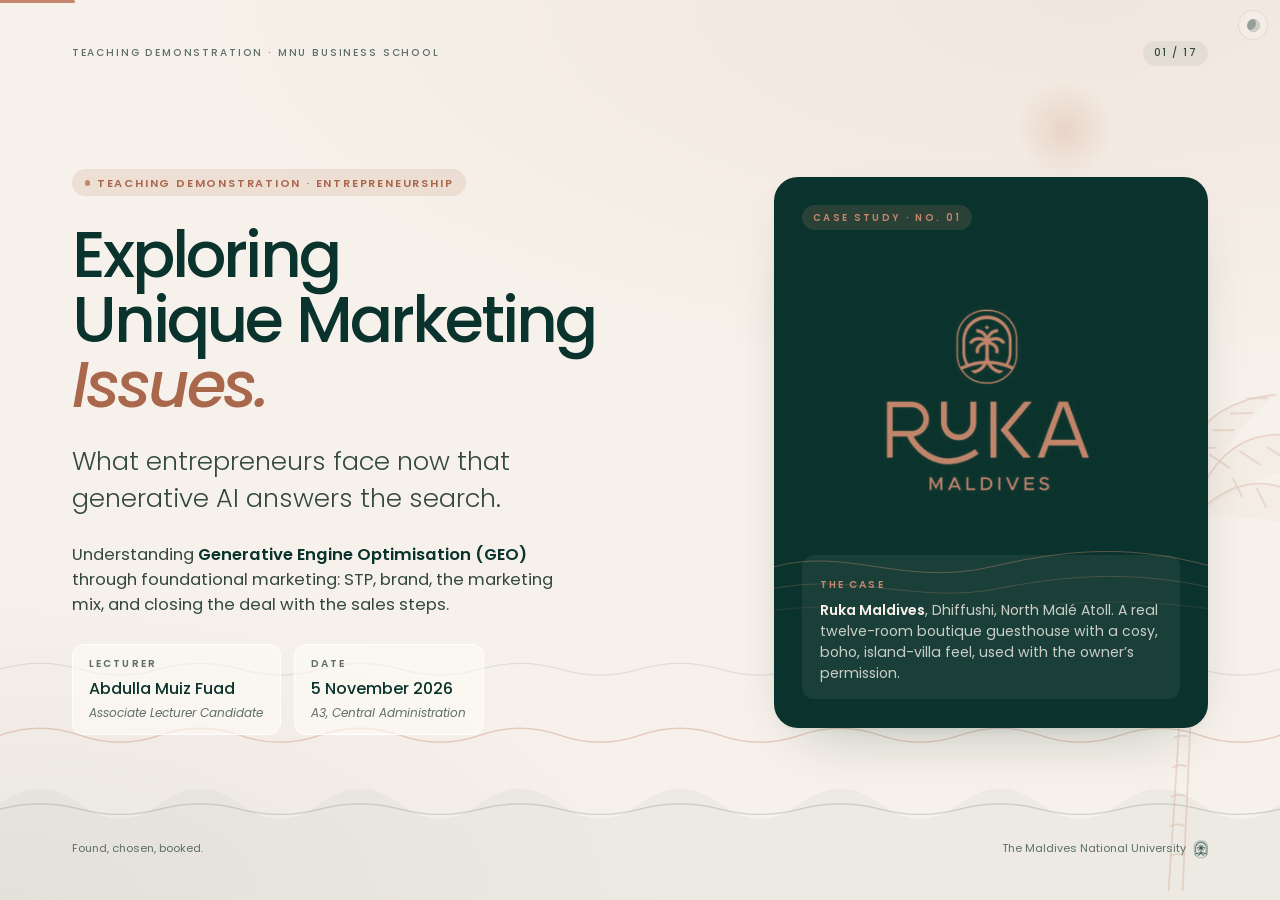
<file: index.html>
<!doctype html>
<html lang="en">
<head>
<meta charset="utf-8">
<meta name="viewport" content="width=device-width, initial-scale=1, viewport-fit=cover">
<link rel="icon" href="assets/favicon.svg" type="image/svg+xml">
<link rel="icon" href="assets/favicon-32.png" sizes="32x32" type="image/png">
<link rel="apple-touch-icon" href="assets/apple-touch-icon.png">
<title>Found, Chosen, Booked</title>
<meta name="description" content="Exploring Unique Marketing Issues: a teaching demonstration for MNU Business School, using Ruka Maldives (Dhiffushi) and AI search visibility.">
<!-- Fonts are bundled locally (fonts/) so the deck looks identical offline. -->
<link rel="stylesheet" href="fonts/poppins.css">
<link rel="stylesheet" href="css/deck.css">
<link rel="stylesheet" href="css/search-sim.css">
<script>/* theme before first paint: saved choice, else system; ?print is light unless &dark */try{var t=localStorage.getItem('deck-theme')}catch(e){}document.documentElement.dataset.theme=/[?&]print/.test(location.search)?(/[?&]dark/.test(location.search)?'dark':'light'):(t||(matchMedia('(prefers-color-scheme: dark)').matches?'dark':'light'));</script>
</head>
<body>
<div id="scene" aria-hidden="true"></div>
<main class="deck" id="deck">

<!-- 01 COVER -->
<section class="slide cover" data-notes="0:00–0:20. Smile. 'Good morning. For the next ten minutes, I'll treat you as my second-year entrepreneurship class. Today: the unique marketing issues an entrepreneur faces now that generative AI answers the search. Our case is a real start-up: Ruka Maldives, a cosy boutique guesthouse on Dhiffushi.'">
  <header class="folio"><span>Teaching Demonstration · MNU Business School</span><span>01 / 17</span></header>
  <div class="body">
    <div class="left">
      <div class="eyebrow rv">Teaching demonstration · Entrepreneurship</div>
      <h1 class="rv d1"><span>Exploring</span><span>Unique Marketing</span><span><em>Issues.</em></span></h1>
      <p class="kicker rv d2">What entrepreneurs face now that generative AI answers the search.</p>
      <p class="cover-line rv d2">Understanding <b>Generative Engine Optimisation (GEO)</b> through foundational marketing: STP, brand, the marketing mix, and closing the deal with the sales steps.</p>
      <div class="byline rv d3">
        <div><span class="smallcaps">Lecturer</span><b>Abdulla Muiz Fuad</b><span class="cite">Associate Lecturer Candidate</span></div>
        <div><span class="smallcaps">Date</span><b>5 November 2026</b><span class="cite">A3, Central Administration</span></div>
      </div>
    </div>
    <aside class="plate rv d2">
      <div class="no">Case study · No. 01</div>
      <img class="lockup" src="assets/ruka-lockup-copper.png" alt="Ruka Maldives logo">
      <svg viewBox="0 0 600 220" preserveAspectRatio="none" aria-hidden="true">
        <path d="M0 120 C 100 92 180 148 300 120 S 500 92 600 118"/>
        <path d="M0 150 C 110 128 200 172 310 150 S 510 128 600 148"/>
        <path d="M0 180 C 120 165 210 196 320 180 S 520 166 600 178"/>
      </svg>
      <div class="cap"><span class="smallcaps">The case</span><p><b>Ruka Maldives</b>, Dhiffushi, North Malé Atoll. A real twelve-room boutique guesthouse with a cosy, boho, island-villa feel, used with the owner’s permission.</p></div>
    </aside>
  </div>
  <footer class="colophon"><span>Found, chosen, booked.</span><span class="brandmark">The Maldives National University<img src="assets/ruka-emblem-green.png" alt=""></span></footer>
</section>

<!-- 02 MEET RUKA + FOUR QUESTIONS -->
<section class="slide s-meet" data-notes="0:20–0:55. Introduce Ruka: a cosy boutique guesthouse on Dhiffushi with a personal island-villa feel; boho style; open-courtyard and indoor dining; serviced living; budget-friendly. Twelve rooms, opened 2025, and no website of its own. 'Barringer and Ireland wrote for new ventures facing the liability of newness: no track record, little trust. Ruka has to answer four questions.' Click 1, STP: who are our customers and how do we find them (Customer Segments + Value Proposition). Click 2, Brand: why us, and does the brand decide whether AI finds you (Value Proposition). Click 3, the mix: what we offer and how; the 4Ps become 7Ps because a guesthouse sells a service (Channels + Revenue Streams). Click 4, closing the deal: no one can guarantee a sale, but a process makes it repeatable (Customer Relationships). 'Let's see if AI can find Ruka. Phones out.'">
  <header class="folio"><span>The Case // Meet Ruka Maldives</span><span>02 / 17</span></header>
  <div class="body meet">
    <div class="meet-intro">
      <div class="eyebrow rv">The case</div>
      <h2 class="rv d1" style="margin-top:.3em">Meet <em>Ruka Maldives</em></h2>
      <ul class="mfacts rv d2">
        <li><b>Dhiffushi,</b> North Malé Atoll · 12 rooms · opened 2025</li>
        <li><b>Cosy boutique,</b> boho style, a personal island-villa feel</li>
        <li><b>Open-courtyard</b> and indoor dining · serviced living</li>
        <li><b>Budget-friendly,</b> and no website of its own</li>
      </ul>
      <p class="mnote rv d3">Four questions every new venture must answer:</p>
    </div>
    <div class="qgrid">
      <div class="qcard" data-b="1"><div class="qh"><span class="num">01</span><span class="tag">STP</span></div><h3>Who are our customers, and how do we find them?</h3><p>Segment the market, choose targets, state one clear position.</p><span class="bmc">Canvas: Customer Segments + Value Proposition</span></div>
      <div class="qcard" data-b="2"><div class="qh"><span class="num">02</span><span class="tag">Brand</span></div><h3>Why us? How does a brand decide whether AI finds you?</h3><p>A consistent brand earns trust despite the liability of newness.</p><span class="bmc">Canvas: Value Proposition</span></div>
      <div class="qcard" data-b="3"><div class="qh"><span class="num">03</span><span class="tag">4Ps → 7Ps</span></div><h3>What do we offer, and how?</h3><p>The 4Ps become 7Ps, because a guesthouse sells a service.</p><span class="bmc">Canvas: Channels + Revenue Streams</span></div>
      <div class="qcard" data-b="4"><div class="qh"><span class="num">04</span><span class="tag">Sales</span></div><h3>Closing the deal: can selling be a repeatable system?</h3><p>No one can guarantee a sale; the seven-step process makes it repeatable.</p><span class="bmc">Canvas: Customer Relationships</span></div>
    </div>
  </div>
  <footer class="colophon"><span>Barringer &amp; Ireland, “Unique Marketing Issues”: written for new ventures facing the liability of newness</span><span class="brandmark">The case<img src="assets/ruka-emblem-green.png" alt=""></span></footer>
</section>

<!-- 03 QR: BE THE TRAVELLER -->
<section class="slide" data-notes="0:55–2:05. 'Please take out your phones.' Scan, pick a traveller (Couple/Honeymoon, Solo, Family or Dive), tap Search, read the AI answer, then eyes on the screen. Ask: 'Who chose which traveller?' That is segmentation in action. Stop them at 'Why do you think the AI left Ruka out?' Take one answer, then move on.">
  <header class="folio"><span>Interactive // 70 Seconds</span><span>03 / 17</span></header>
  <div class="body qr-split">
    <div class="qrframe rv"><img src="assets/qr.svg" alt="QR code for the Ruka Visibility Lab demo">
<span class="smallcaps">iocdrp.s.gy/ruka</span></div>
    <div>
      <div class="eyebrow rv d1">Your turn</div>
      <h2 class="rv d1" style="margin-top:.3em">Be the <em>traveller.</em></h2>
      <ol class="steps rv d2">
        <li><span class="num">01</span>Scan the code with your camera</li>
        <li><span class="num">02</span>Pick a traveller: Couple, Solo, Family or Dive</li>
        <li><span class="num">03</span>Tap Search and read the AI’s answer</li>
        <li><span class="num">04</span>Watch the screen</li>
      </ol>
      <div class="note rv d3"><p>Pause at the question: “Why do you think the AI left Ruka out?”</p></div>
    </div>
  </div>
  <footer class="colophon"><span>A scripted simulation of AI shortlisting</span><span class="brandmark">Ruka Visibility Lab<img src="assets/ruka-emblem-green.png" alt=""></span></footer>
</section>

<!-- 04 SIMULATED SEARCH (content rendered by js/search-sim.js) -->
<section class="slide" id="search-slide" data-notes="2:05–2:40 (shorten if behind). Simulation modelled on our 4 Nov test; the real screenshots are the proof. Two travellers search, in English and in Chinese; every pick becomes a logo, and Ruka is never one of them. Point at the thumbnails: Baidu's couple answer put Arena Beach Hotel first; Google AI Mode's picks all had a rating, map pin and website; Baidu recommended Dhiffushi, but with Athiri Residence. Ruka was named zero times. Ask: why Arena and not Ruka?"><div id="searchsim" aria-label="Simulated AI search"></div></section>

<!-- 05 SEGMENTATION -->
<section class="slide s-seg" data-notes="2:40–3:10. 'Barringer and Ireland: segmentation divides a market into groups of customers with similar needs.' Walk the four bases with a Maldives example each: demographic (life stage: honeymooners, families), geographic (where guests come from), psychographic (lifestyle: boho aesthetic versus luxury resort), behavioural (benefit sought: a budget stay versus diving every day). Right side: the major segments Maldives accommodation targets, from luxury resort guests to surfers. Click 1: four segments light up, the ones near Ruka's offer: couples and honeymooners, solo travellers, small families, divers. Click 2: they open into what each needs. Ask: 'Which traveller did you pick on your phone? That is your segment.'">
  <header class="folio"><span>Lesson 01 // Segmentation</span><span>05 / 17</span></header>
  <div class="body seg">
    <div>
      <div class="eyebrow rv">Objective one · Segment</div>
      <h2 class="rv d1" style="margin-top:.3em">Who <em>could</em> stay?</h2>
      <div class="defq rv d2"><p><b>Segmentation</b> divides a market into groups of customers with similar needs.</p><span class="cite">Barringer &amp; Ireland, Unique Marketing Issues</span></div>
      <dl class="bases rv d3">
        <div><dt>Demographic</dt><dd>Age, income, life stage: honeymooners, young families</dd></div>
        <div><dt>Geographic</dt><dd>Where guests come from: Europe, China, South Asia</dd></div>
        <div><dt>Psychographic</dt><dd>Lifestyle and values: boho aesthetic versus luxury resort</dd></div>
        <div><dt>Behavioural</dt><dd>Benefit sought: a budget stay versus diving every day</dd></div>
      </dl>
    </div>
    <div class="segs">
      <span class="smallcaps segs-h rv d1">Maldives tourist segments</span>
      <div class="segstage">
        <div class="cloud rv d2" aria-label="Major segments Maldives accommodation targets">
          <span class="sc rk">Couples &amp; honeymooners</span><span class="sc">Luxury resort guests</span><span class="sc">Surfers</span>
          <span class="sc rk">Solo travellers</span><span class="sc">Budget local-island travellers</span><span class="sc">Wellness &amp; retreat seekers</span>
          <span class="sc rk">Small families</span><span class="sc">Water-sports enthusiasts</span><span class="sc rk">Divers &amp; snorkellers</span><span class="sc">Groups &amp; events</span>
        </div>
        <span data-b="1" hidden></span>
        <div class="segbox" data-b="2">
          <div class="seg-c"><h3>Couples &amp; honeymooners</h3><p>Romance, privacy and a special setting</p></div>
          <div class="seg-c"><h3>Solo travellers</h3><p>Quiet, safety and value for money</p></div>
          <div class="seg-c"><h3>Small families</h3><p>Space, easy meals and a budget that works</p></div>
          <div class="seg-c"><h3>Divers</h3><p>A dive centre on site and daily dive trips</p></div>
        </div>
      </div>
    </div>
  </div>
  <footer class="colophon"><span>Segment → Target → Position</span><span class="brandmark">Lesson 01<img src="assets/ruka-emblem-green.png" alt=""></span></footer>
</section>

<!-- 06 TARGETING + POSITIONING MAP -->
<section class="slide s-pos" data-notes="3:10–3:45. Targeting: choose the segments where a new venture has a real advantage. Ruka targets couples and honeymooners, solo travellers and small families. Divers are left out: Reveries Diving Village has a dive centre on site, so it wins that segment. Click 1: Ruka appears on the map. 'This is my perception, illustrative, not data. Stone Hotels sits high price, premium; Arena premium quality at mid-to-high price; Crystal Sands in the middle. Ruka's space: a premium feel at a budget price.' Read the position: 'A cosy boutique home-away-from-home on Dhiffushi.' Ask: 'Where would you put Ruka? Who disagrees?'">
  <header class="folio"><span>Lesson 01 // Targeting &amp; Positioning</span><span>06 / 17</span></header>
  <div class="body pos">
    <div>
      <div class="eyebrow rv">Target · Position</div>
      <h2 class="rv d1" style="margin-top:.3em">Target where you can <em>win</em></h2>
      <p class="rv d2 pos-why">Choose the segments where a new venture has a <b>real advantage</b>; do not chase everyone.</p>
      <ul class="tgt rv d3">
        <li class="in"><b>Couples &amp; honeymooners</b></li>
        <li class="in"><b>Solo travellers</b></li>
        <li class="in"><b>Small families</b></li>
        <li class="out"><b>Divers: left out</b><span>Reveries Diving Village has a dive centre on site</span></li>
      </ul>
    </div>
    <div class="panel pmap-wrap rv d2">
      <div class="pmap">
        <span class="ax ax-x"></span><span class="ax ax-y"></span>
        <span class="al al-t">Premium quality</span><span class="al al-b">Basic quality</span>
        <span class="al al-l">Budget price</span><span class="al al-r">Premium price</span>
        <div class="pt" style="--px:85%;--py:86%"><img src="assets/logo-stone.png" alt=""><span>Stone Hotels</span></div>
        <div class="pt" style="--px:66%;--py:74%"><img src="assets/logo-arena.png" alt=""><span>Arena Beach</span></div>
        <div class="pt" style="--px:50%;--py:45%"><img src="assets/logo-crystal.png" alt=""><span>Crystal Sands</span></div>
        <div class="pt ruka" data-b="1" style="--px:17%;--py:78%"><img src="assets/logo-ruka-tile.png" alt=""><span>Ruka Maldives</span></div>
      </div>
      <div class="pmap-foot"><span class="cite">Lecturer’s perception, illustrative.</span><p class="pstate"><span class="smallcaps">Ruka’s core position</span>“A cosy boutique home-away-from-home on Dhiffushi”</p></div>
    </div>
  </div>
  <footer class="colophon"><span>Perceptual map: price × quality of experience</span><span class="brandmark">Lesson 01<img src="assets/ruka-emblem-green.png" alt=""></span></footer>
</section>

<!-- 07 AI LENS -->
<!-- 07 BRAND -->
<section class="slide s-brand" data-notes="3:45–4:15. Read the definition. The liability of newness: a new venture has no track record, so customers have no reason to trust it yet; a consistent brand supplies that trust. Click 1: three listings of the same guesthouse (say clearly: a teaching scenario, not real listings). Point at the phone numbers. Click 2: they merge into one Ruka Maldives. 'If the AI can't tell these are one business, the reviews never add up.' Next: watch the AI use both lessons.">
  <header class="folio"><span>Lesson 02 // Brand Consistency &amp; GEO</span><span>07 / 17</span></header>
  <div class="body brand">
    <div>
      <div class="eyebrow rv">Objective two · Brand</div>
      <h2 class="rv d1" style="margin-top:.3em">A brand is a promise people, <em>and AI,</em> recognise</h2>
      <div class="defq big rv d2"><p>“A brand is the set of attributes, positive or negative, that people associate with a company.”</p><span class="cite">Barringer &amp; Ireland, Unique Marketing Issues</span></div>
      <div class="whyb rv d3">
        <div><b>Liability of newness</b><span>No track record, so the brand must create trust</span></div>
        <div><b>Difference</b><span>Stands out from look-alike guesthouses</span></div>
        <div><b>Brand equity</b><span>Consistent signals add up to value and loyalty</span></div>
        <div><b>Recognition</b><span>People and AI recommend what they can identify</span></div>
      </div>
    </div>
    <div class="stack">
      <div class="lsts" data-b="1">
        <span class="scn">Teaching scenario</span>
        <div class="lst l1"><span class="smallcaps">Booking site</span><span class="nm">Ruka Inn</span><span class="ph">+960 7XX <em>1234</em></span></div>
        <div class="lst l2"><span class="smallcaps">Map listing</span><span class="nm">Ruka Guest House</span><span class="ph"><em>no phone listed</em></span></div>
        <div class="lst l3"><span class="smallcaps">Social media</span><span class="nm">Ruka Maldives</span><span class="ph">+960 9XX <em>5678</em></span></div>
      </div>
      <div class="unified" data-b="2"><img src="assets/ruka-emblem-copper.png" alt=""><span class="smallcaps">Everywhere</span><div class="nm">Ruka Maldives</div><p>Same name · same address · same phone</p><p class="tick">Every review and booking now counts for one brand, one entity an AI can recognise.</p></div>
    </div>
  </div>
  <footer class="colophon"><span>Name · Address · Phone, identical everywhere</span><span class="brandmark">Lesson 02<img src="assets/ruka-emblem-green.png" alt=""></span></footer>
</section>

<!-- 08 AI LENS -->
<section class="slide s-lens" data-notes="4:15–4:45 (shorten if behind). STP and brand meet inside the AI. Click 1, it reads the intent: 'cosy, budget, honeymoon' maps to a segment, couples on a budget. That is segmentation. Click 2, it checks the facts: the same name, address, phone and facts across listings, maps, reviews and social. That is the brand from the last slide. Click 3, it shortlists the position it can verify and repeat. Click 4: so a position is provable when the facts are the same everywhere, specific attributes replace adjectives, and reviews echo the position. Click 5: Ruka keeps one brand with three proof points: couples, solo, families. Source: Morand and Schegg, 2026, a practitioner white paper, not peer-reviewed.">
  <header class="folio"><span>Lessons 01 + 02 // The AI Lens</span><span>08 / 17</span></header>
  <div class="body">
    <div class="eyebrow rv">AI lens · STP + brand</div>
    <h2 class="rv d1" style="margin-top:.3em">Through the AI lens: <em>STP + brand</em> together</h2>
    <div class="flow">
      <div class="fstep" data-b="1"><div class="fh"><span class="num">01</span><span class="ftag">STP · Segment</span></div><h3>Reads the intent</h3><p class="prompt">“cosy, budget, honeymoon”</p><p>= a segment: <b>couples on a budget</b></p></div>
      <span class="farr" data-b="2" aria-hidden="true">→</span>
      <div class="fstep" data-b="2"><div class="fh"><span class="num">02</span><span class="ftag">Brand</span></div><h3>Checks the facts</h3><p>Same name, address, phone and facts across</p><div class="chips"><span>Listings</span><span>Maps</span><span>Reviews</span><span>Social</span></div></div>
      <span class="farr" data-b="3" aria-hidden="true">→</span>
      <div class="fstep" data-b="3"><div class="fh"><span class="num">03</span><span class="ftag">STP · Position</span></div><h3>Shortlists</h3><p>The <b>position</b> it can verify and repeat</p></div>
    </div>
    <div class="lens2">
      <div class="lens" data-b="4"><span class="eyebrow">A position is provable when…</span>
        <ul class="ticks"><li>The <b>same facts</b> appear everywhere</li><li><b>Specific attributes</b> replace adjectives</li><li><b>Reviews echo</b> the position</li></ul></div>
      <div class="proof" data-b="5"><span class="smallcaps">One brand, three proof points</span>
        <p><b>Couples:</b> intimate boho style and courtyard dining</p>
        <p><b>Solo:</b> privacy and serviced living on a budget</p>
        <p><b>Families:</b> villa-style living, indoor and courtyard dining</p></div>
    </div>
  </div>
  <footer class="colophon"><span>Morand &amp; Schegg (2026), <i>Be Visible to AI</i>, HES-SO Valais-Wallis (practitioner white paper)</span><span class="brandmark">AI lens<img src="assets/ruka-emblem-green.png" alt=""></span></footer>
</section>

<!-- 09 MARKETING MIX -->
<section class="slide s-mix" data-notes="4:45–5:25. Click 1: the standard 4Ps. Product: the core benefit. Price: cost-based (costs plus a margin) or value-based (what guests think it is worth). Place: direct or through intermediaries such as OTAs, which take commission. Promotion: advertising, PR, social media, reviews. Click 2: each P flips to its GEO version. Product: facts, not adjectives. Price: a published range and terms, so the AI can qualify the guest. Place: AI assistants are the newest intermediary, so every listing must match. Promotion: structured content and reviews the AI can extract. Point at the line under the title: Kotler and colleagues' Marketing 5.0 (2021): technology, and now AI, reshapes every P. Click 3: a guesthouse sells a service, so add the three service Ps: People, Process, Physical evidence (Wirtz and Lovelock, 2022), each with GEO applied. Ask: 'Would you price Ruka on cost, or on value?'">
  <header class="folio"><span>Lesson 03 // The Marketing Mix</span><span>09 / 17</span></header>
  <div class="body">
    <div class="mix-head"><h2 class="rv">The marketing mix in the <em>generative</em> era</h2><div class="mix-key rv d1"><span class="k-std">Standard</span><span class="k-geo">GEO version</span></div></div>
    <p class="m50 rv d1"><b>Marketing 5.0:</b> technology reshapes every P <span class="cite">Kotler, Kartajaya &amp; Setiawan (2021)</span></p>
    <div class="mix4">
      <div class="mbox"><div class="mt"><span class="num">P1</span><h3>Product</h3><span class="geo-tag">GEO</span></div><div class="faces"><p class="std">The core benefit and features the guest buys.</p><p class="geo"><b>Facts, not adjectives:</b> 12 boho rooms, courtyard dining, breakfast included. AI repeats what it can check.</p></div></div>
      <div class="mbox"><div class="mt"><span class="num">P2</span><h3>Price</h3><span class="geo-tag">GEO</span></div><div class="faces"><p class="std">Cost-based (costs plus margin) or value-based (what guests think it is worth).</p><p class="geo"><b>Publish a range and terms,</b> so AI can qualify the guest before it recommends.</p></div></div>
      <div class="mbox"><div class="mt"><span class="num">P3</span><h3>Place</h3><span class="geo-tag">GEO</span></div><div class="faces"><p class="std">Sell direct or through intermediaries such as OTAs, which take commission.</p><p class="geo"><b>AI assistants are the newest intermediary:</b> keep every listing consistent.</p></div></div>
      <div class="mbox"><div class="mt"><span class="num">P4</span><h3>Promotion</h3><span class="geo-tag">GEO</span></div><div class="faces"><p class="std">Advertising, PR, social media and reviews build awareness.</p><p class="geo"><b>Structured content and reviews</b> that AI can extract and summarise.</p></div></div>
    </div>
    <span data-b="1" hidden></span><span data-b="2" hidden></span>
    <div class="mix3" data-b="3">
      <span class="smallcaps mix3-h">+ Service Ps · Wirtz &amp; Lovelock (2022)</span>
      <div class="mbox sv"><div class="mt"><span class="num">P5</span><h3>People</h3></div><p class="geo"><b>Hosts named and reviewed</b> consistently.</p></div>
      <div class="mbox sv"><div class="mt"><span class="num">P6</span><h3>Process</h3></div><p class="geo"><b>Clear booking and response steps</b> an AI can describe.</p></div>
      <div class="mbox sv"><div class="mt"><span class="num">P7</span><h3>Physical evidence</h3></div><p class="geo"><b>Real photos</b> of the boho rooms and courtyard, the same on every listing.</p></div>
    </div>
  </div>
  <footer class="colophon"><span>Product · Price · Place · Promotion + People · Process · Physical evidence</span><span class="brandmark">Lesson 03<img src="assets/ruka-emblem-green.png" alt=""></span></footer>
</section>

<!-- 10 SEVEN-STEP SALES + MARKETING FUNNEL (diagonal split) -->
<section class="slide s-sales" data-notes="5:25–6:00. Say: connecting the sales process to the marketing funnel. 'Barringer and Ireland's seven steps are the seller's view.' Click 1, the staircase: 'AI now does steps one to four; five to seven stay human.' Click 2, the funnel: 'The marketing funnel is the customer's view of the same journey: awareness, interest, consideration, action, loyalty. AI handles the top; we close at the bottom.' (The funnel is general marketing, AIDA, not from the textbook.) Click 3, the loop: 'And the funnel is a loop: reviews from great stays feed the next AI answer.'">
  <header class="folio"><span>Lesson 04 // The Seven-Step Sales Process</span><span>10 / 17</span></header>
  <div class="body sx">
    <div class="sx-head">
      <div class="eyebrow rv">Objective four · Closing the deal</div>
      <h2 class="rv d1">AI opens doors; <em>you</em> close the sale</h2>
    </div>
    <div class="sx-split">
      <svg class="sx-div" viewBox="0 0 100 100" preserveAspectRatio="none" aria-hidden="true">
        <defs><linearGradient id="sxTint" x1="1" y1="0" x2="0.35" y2="0.65"><stop offset="0" class="sx-t0"/><stop offset="1" class="sx-t1"/></linearGradient></defs>
        <polygon points="0,0 100,0 100,100" fill="url(#sxTint)"/>
        <line x1="0" y1="0" x2="100" y2="100" vector-effect="non-scaling-stroke"/>
      </svg>
      <div class="sx-left">
        <p class="sx-view smallcaps rv d2">The seller's view</p>
        <div class="sx-stairs" data-b="1">
          <span class="sx-band ai">AI does this today</span>
          <div class="sx-step ai" style="--i:0"><span class="n">1</span><h3>Prospect</h3><p>Find travellers</p></div>
          <div class="sx-step ai" style="--i:1"><span class="n">2</span><h3>Contact</h3><p>First answer</p></div>
          <div class="sx-step ai" style="--i:2"><span class="n">3</span><h3>Qualify</h3><p>Budget, dates, fit</p></div>
          <div class="sx-step ai" style="--i:3"><span class="n">4</span><h3>Present</h3><p>Rooms shown</p></div>
          <span class="sx-band hu">Human</span>
          <div class="sx-step hu" style="--i:4"><span class="n">5</span><h3>Objections</h3><p class="q">“Anniversary dinner?”</p></div>
          <div class="sx-step hu" style="--i:5"><span class="n">6</span><h3>Close</h3><p>Deposit, confirm</p></div>
          <div class="sx-step hu" style="--i:6"><span class="n">7</span><h3>Follow-up</h3><p>Reviews, repeat stays</p></div>
        </div>
        <p class="cite sx-credit">Seven steps: Barringer &amp; Ireland (2024)</p>
      </div>
      <div class="sx-right">
        <p class="sx-view smallcaps" data-b="2">The customer's view<br><span class="cite">AIDA / marketing funnel (general marketing)</span></p>
        <svg class="sx-fun" viewBox="0 0 680 560" role="img" aria-label="Marketing funnel: Awareness maps to step 1, Interest to steps 2 and 3, Consideration to steps 4 and 5, Action to step 6, Loyalty to step 7. Top is AI, bottom is human. A loop arrow from Loyalty back to Awareness: reviews feed the next AI answer.">
          <defs>
            <linearGradient id="sxMix" x1="0" y1="0" x2="1" y2="0"><stop offset=".38" class="sx-ai-s"/><stop offset=".62" class="sx-hu-s"/></linearGradient>
            <marker id="sxArr" viewBox="0 0 10 10" refX="6" refY="5" markerWidth="5" markerHeight="5" orient="auto-start-reverse"><path d="M0,0 L10,5 L0,10 z" class="sx-arrhead"/></marker>
          </defs>
          <g data-b="2">
            <path class="sx-l ai" d="M90,10 L610,10 L570.4,90 L129.6,90 Z"/>
            <path class="sx-l ai" d="M139.5,110 L560.5,110 L520.9,190 L179.1,190 Z"/>
            <path class="sx-l mix" d="M188.9,210 L511.1,210 L471.5,290 L228.5,290 Z"/>
            <path class="sx-l hu" d="M238.4,310 L461.6,310 L422,390 L278,390 Z"/>
            <rect class="sx-l hu solid" x="276" y="414" width="148" height="58" rx="29"/>
            <text class="sx-ln" x="350" y="59">Awareness</text>
            <text class="sx-ln" x="350" y="159">Interest</text>
            <text class="sx-ln" x="350" y="259">Consideration</text>
            <text class="sx-ln" x="350" y="359">Action</text>
            <text class="sx-ln inv" x="350" y="452">Loyalty</text>
            <g class="sx-chip ai"><rect x="0" y="32" width="104" height="36" rx="18"/><text x="52" y="57">Step 1</text></g>
            <g class="sx-chip ai"><rect x="12" y="132" width="140" height="36" rx="18"/><text x="82" y="157">Steps 2–3</text></g>
            <g class="sx-chip ai"><rect x="24" y="232" width="88" height="36" rx="18"/><text x="68" y="257">Step 4</text></g>
            <g class="sx-chip hu"><rect x="116" y="232" width="88" height="36" rx="18"/><text x="160" y="257">Step 5</text></g>
            <g class="sx-chip hu"><rect x="126" y="332" width="104" height="36" rx="18"/><text x="178" y="357">Step 6</text></g>
            <g class="sx-chip hu"><rect x="158" y="425" width="104" height="36" rx="18"/><text x="210" y="450">Step 7</text></g>
            <text class="sx-tag ai" x="616" y="146">AI</text>
            <text class="sx-tag hu" x="476" y="356">Human</text>
          </g>
          <g class="sx-loop" data-b="3">
            <path d="M432,443 C560,443 662,420 662,320 L662,150 C662,70 650,50 626,50" marker-end="url(#sxArr)"/>
            <text x="672" y="506">Reviews feed the</text>
            <text x="672" y="534">next AI answer</text>
          </g>
        </svg>
      </div>
    </div>
  </div>
  <footer class="colophon"><span>No one can guarantee a sale; a process makes it repeatable.</span><span class="brandmark">Lesson 04<img src="assets/ruka-emblem-green.png" alt=""></span></footer>
</section>

<!-- 11 THINK-PAIR-SHARE -->
<section class="slide inverse tps s-tps" data-notes="6:00–7:10. Read the question slowly; point at the seven-step strip: one to four AI-assisted, five to seven human. Click 1 starts the 60-second line. Let pairs talk for about 30 seconds, take one or two answers, redirect: 'What do others think?' Build on what they say. Click 2 names the two shifts and why. One: administrative responder to experience architect, because AI now answers rates, dates and availability, so the manager's value moves to steps five to seven: the anniversary courtyard dinner objection, the close, and the stay itself. Two: passive marketer to data curator, because the AI only recommends what it can verify, so keeping name, facts, prices and photos identical everywhere becomes a daily job. And reviews from great stays feed the next AI answer.">
  <header class="folio"><span>Think · Pair · Share // 60 Seconds</span><span>11 / 17</span></header>
  <div class="body">
    <div class="eyebrow rv">Discussion</div>
    <blockquote class="rv d1">If AI handles steps one to four, how does the <em>guesthouse manager’s</em> role change?</blockquote>
    <ol class="strip rv d2" aria-label="The seven sales steps">
      <li class="ai"><b>1</b>Prospect</li><li class="ai"><b>2</b>Contact</li><li class="ai"><b>3</b>Qualify</li><li class="ai"><b>4</b>Present</li>
      <li class="hu"><b>5</b>Objections</li><li class="hu"><b>6</b>Close</li><li class="hu"><b>7</b>Follow-up</li>
      <li class="lab ai">AI-assisted</li><li class="lab hu">Human</li>
    </ol>
    <div class="clock rv d3"><i></i></div>
    <p class="inst rv d3">Turn to your neighbour. Which touchpoints should stay human, and which can be automated?</p>
    <span data-b="1" hidden></span>
    <div class="pts" data-b="2">
      <p><span class="num">01</span><b>Administrative responder → experience architect.</b> <span class="wy">Why: AI now answers rates, dates and availability, so the manager’s value moves to steps 5–7: objections like the anniversary courtyard dinner, the close, and the stay itself.</span></p>
      <p><span class="num">02</span><b>Passive marketer → data curator.</b> <span class="wy">Why: the AI only recommends what it can verify, so keeping name, facts, prices and photos identical everywhere becomes a daily job.</span></p>
      <p class="loop">Reviews from great stays feed the next AI answer.</p>
    </div>
  </div>
  <footer class="colophon"><span>Human versus automated touchpoints</span><span class="brandmark">Discussion<img src="assets/ruka-emblem-copper.png" alt=""></span></footer>
</section>

<!-- 12 FIX -->
<section class="slide s-fix" data-notes="7:10–8:10. 'Back to your phones. You are Ruka's marketing manager now. Watch the four fixes.' Click 1, Brand: one name, address and phone everywhere. Click 2, Product: facts, boho style, courtyard dining, serviced living. Click 3, Price: a clear range and terms, published. Click 4, Place: bookable direct and on OTAs, with identical details. Click 5: 'Now tap Search again.' Couple: Ruka first. Click 6: solo, Ruka second. Click 7: family, Ruka third. Click 8: dive, Reveries still wins. Key moment: 'Anyone pick the dive couple? Ruka still loses to Reveries. Why?' Positioning means choosing segments you can win.">
  <header class="folio"><span>Interactive // Part Two</span><span>12 / 17</span></header>
  <div class="body fix">
    <div class="qrframe rv"><img src="assets/qr.svg" alt="QR code for the Ruka Visibility Lab demo">
<span class="smallcaps">Keep the demo open</span></div>
    <div>
      <div class="eyebrow rv d1">Your turn</div>
      <h2 class="rv d1" style="margin-top:.3em">Now, make Ruka <em>visible.</em></h2>
      <ul class="fixes rv d2">
        <li data-b="1"><b>Brand</b>One name, address and phone everywhere</li>
        <li data-b="2"><b>Product</b>Facts: boho style, courtyard dining, serviced living</li>
        <li data-b="3"><b>Price</b>A clear price range and terms, published</li>
        <li data-b="4"><b>Place</b>Bookable direct and on OTAs, details identical</li>
      </ul>
    </div>
    <div class="panel result" data-b="5">
      <p class="cue">Now tap <b>Search</b> again.</p>
      <div class="rtabs"><span class="t-c">Couple</span><span class="t-s">Solo</span><span class="t-f">Family</span><span class="t-d">Dive</span></div>
      <div class="rviews">
      <div class="rview rv-c">
        <span class="smallcaps">Traveller: a couple / honeymoon</span>
        <ol class="sl-list" style="margin-top:calc(var(--u)*.8)"><li class="rk"><span class="num">1</span>Ruka Maldives</li><li><span class="num">2</span>Stone Hotels Dhiffushi</li><li><span class="num">3</span>Arena Beach Hotel</li></ol>
        <p class="rnote">Ruka now matches “cosy” and “not too expensive” best.</p>
      </div>
      <div class="rview rv-s">
        <span class="smallcaps">Traveller: a solo traveller</span>
        <ol class="sl-list" style="margin-top:calc(var(--u)*.8)"><li><span class="num">1</span>Stone Hotels Dhiffushi</li><li class="rk"><span class="num">2</span>Ruka Maldives</li><li><span class="num">3</span>Arena Beach Hotel</li></ol>
        <p class="rnote">A small, budget-friendly guesthouse makes the shortlist.</p>
      </div>
      <div class="rview rv-f">
        <span class="smallcaps">Traveller: a family</span>
        <ol class="sl-list" style="margin-top:calc(var(--u)*.8)"><li><span class="num">1</span>Arena Beach Hotel</li><li><span class="num">2</span>Stone Hotels Dhiffushi</li><li class="rk"><span class="num">3</span>Ruka Maldives</li></ol>
        <p class="rnote">Ruka appears as a budget-friendly family option.</p>
      </div>
      <div class="rview rv-d">
        <span class="smallcaps">Traveller: a dive couple</span>
        <ol class="sl-list" style="margin-top:calc(var(--u)*.8)"><li><span class="num">1</span>Reveries Diving Village</li><li><span class="num">2</span>Arena Beach Hotel</li><li><span class="num">3</span>Stone Hotels Dhiffushi</li></ol>
        <p class="rnote">Ruka is now easy to read, but it is not a dive fit. <b>Positioning means choosing.</b></p>
      </div>
      </div>
      <span data-b="6"></span><span data-b="7"></span><span data-b="8"></span>
    </div>
  </div>
  <footer class="colophon"><span>Picked the dive couple? Reveries still wins. Positioning means choosing.</span><span class="brandmark">Ruka Visibility Lab<img src="assets/ruka-emblem-green.png" alt=""></span></footer>
</section>

<!-- 13 QUESTIONS FOR DISCUSSION -->
<section class="slide s-disc" data-notes="8:10–8:35 (if behind, take one question only). 'Three questions I would set for discussion in class.' Click 1: one position or three? Expect: one core brand with segment proof points; Barringer and Ireland warn against chasing everyone. Click 2: which of the 7Ps to fix first so AI can find Ruka, and why? Click 3: which steps should a guesthouse never hand to AI? Take one answer, then redirect: 'Who sees it differently?'">
  <header class="folio"><span>Discussion // Questions for Class</span><span>13 / 17</span></header>
  <div class="body">
    <div class="eyebrow rv">Check understanding</div>
    <h2 class="rv d1" style="margin-top:.3em">Questions for <em>discussion</em> in class</h2>
    <div class="dq">
      <div class="dqc" data-b="1"><span class="num">01</span><p class="q">Ruka targets three segments. Is that one position or three? Use Barringer &amp; Ireland to argue.</p><span class="tag">STP · Positioning</span></div>
      <div class="dqc" data-b="2"><span class="num">02</span><p class="q">Which of the 7Ps would you fix first for Ruka to be found by AI, and why?</p><span class="tag">Marketing mix · GEO</span></div>
      <div class="dqc" data-b="3"><span class="num">03</span><p class="q">Which steps of the sales process should a guesthouse never hand to AI?</p><span class="tag">Seven-step sales</span></div>
    </div>
  </div>
  <footer class="colophon"><span>Understand → Apply → Evaluate</span><span class="brandmark">Discussion<img src="assets/ruka-emblem-green.png" alt=""></span></footer>
</section>

<!-- 14 TUTORIAL + GROUP ASSIGNMENT -->
<section class="slide s-tut" data-notes="8:35–9:00. 'Here is how I would turn today into practice and assessment.' Tutorial activity, groups of three or four, thirty minutes: you are the marketing team. Pick a guesthouse to audit; prompt like a general traveller looking for affordable accommodation in the Maldives; use three different AI assistants, for example ChatGPT, Gemini or Google AI Mode, and DeepSeek; record who is named and why, and screenshot the top results to share; then ask each AI: 'Why didn't you recommend this guesthouse?' and 'What needs fixing for you to recommend it?' Click 1, the group assignment: a one-year marketing plan for a Maldivian guesthouse, with an executable timeline and budget: audit, STP and positioning map, Business Model Canvas, the 7Ps with GEO, a 12-month timeline with quarterly milestones, a budget plan, and a pitch. Weighting: diagnosis 20, plan, timeline and budget 60, pitch 20.">
  <header class="folio"><span>Assessment // Practice &amp; Group Work</span><span>14 / 17</span></header>
  <div class="body tut">
    <div class="tut-a rv">
      <div class="th"><span class="smallcaps">Tutorial activity</span><span class="cite">Groups of 3–4 · 30 minutes</span></div>
      <h3 class="tut-h">You are the <em>marketing team</em></h3>
      <ol class="tsteps">
        <li><span class="num">01</span>Pick a guesthouse to audit</li>
        <li><span class="num">02</span>Prompt like a general traveller seeking affordable accommodation in the Maldives</li>
        <li><span class="num">03</span>Use three different AI assistants (e.g. ChatGPT, Gemini / Google AI Mode, DeepSeek)</li>
        <li><span class="num">04</span>Record who is named and why; screenshot the top results to share</li>
        <li><span class="num">05</span>Ask each AI: “Why didn’t you recommend [guesthouse]?” and “What needs fixing for you to recommend it?”</li>
      </ol>
    </div>
    <div class="panel tut-b" data-b="1">
      <span class="smallcaps">Group assignment</span>
      <p class="aq">“Write a one-year marketing plan for a Maldivian guesthouse, with an executable timeline and budget.”</p>
      <ol class="chain">
        <li><b>Audit</b>AI visibility + listings</li>
        <li><b>STP</b>+ positioning map</li>
        <li><b>Business Model Canvas</b>Map the venture</li>
        <li><b>7Ps with GEO</b>Each P, AI-ready</li>
        <li><b>12-month timeline</b>Quarterly milestones</li>
        <li><b>Budget plan</b>Cost every action</li>
        <li><b>Pitch</b>Present the plan</li>
      </ol>
      <div class="weight"><span>Diagnosis <b>20</b></span><span>Plan, timeline &amp; budget <b>60</b></span><span>Pitch <b>20</b></span></div>
    </div>
  </div>
  <footer class="colophon"><span>Each task tests the four questions from slide 2</span><span class="brandmark">Assessment<img src="assets/ruka-emblem-green.png" alt=""></span></footer>
</section>

<!-- 15 CONCLUSION -->
<section class="slide s-concl" data-notes="9:00–9:25. 'So, Ruka can be…' Click 1, FOUND by the masses: consistent, verifiable facts an AI can repeat. Click 2, CHOSEN by the right audience: a clear position with proof points for couples, solo travellers and families. Click 3, BOOKED by the customers who benefit the business most: AI opens the door; people close the sale and keep the guest. Point at the recap line: STP, brand, 7Ps, sales.">
  <header class="folio"><span>Conclusion // Found, Chosen, Booked</span><span>15 / 17</span></header>
  <div class="body">
    <h2 class="rv">Ruka can be…</h2>
    <div class="fcb">
      <div class="fb" data-b="1"><span class="w">Found</span><span class="by">by the masses</span><p>Consistent, verifiable facts that AI can repeat</p></div>
      <div class="fb" data-b="2"><span class="w">Chosen</span><span class="by">by the right audience</span><p>A clear position, with proof points for couples, solo travellers and families</p></div>
      <div class="fb" data-b="3"><span class="w">Booked</span><span class="by">by customers who benefit the business</span><p>AI opens the door; people close the sale and retain the guest</p></div>
    </div>
    <p class="recapline rv d3"><b>Four lessons:</b> STP chooses who · Brand earns trust · 7Ps make it verifiable · Sales steps close and retain</p>
  </div>
  <footer class="colophon"><span>Found, chosen, booked.</span><span class="brandmark">Conclusion<img src="assets/ruka-emblem-green.png" alt=""></span></footer>
</section>

<!-- 16 TEACHING PHILOSOPHY -->
<section class="slide s-phil" data-notes="9:25–9:45. Say it slowly, in your own words. 'I came from industry. In marketing management roles I sat on the other side of the desk, interviewing graduates. The knowledge was there, but when I asked a real question there was no reference point, and minds went blank. So I teach for that moment: my students should meet that manager and surprise them.' Three principles: real local cases; theory to application; practise the hard question. 'A graduate with both theory and application is worth more to an employer than one with only one of them.' Then: 'I'd love your questions, and I'll answer them the way I would in class.'">
  <header class="folio"><span>Teaching Philosophy // Abdulla Muiz Fuad</span><span>16 / 17</span></header>
  <div class="body phil">
    <div class="sig rv">
      <span class="smallcaps">My teaching philosophy</span>
      <h2 class="ph-h">Graduates with <em>employability skills</em></h2>
      <blockquote>I came from industry. In marketing management roles I sat on the other side of the desk, interviewing graduates. The knowledge was there, but when a real question came there was no reference point, and minds went blank. So I teach students to meet that manager, and surprise them.</blockquote>
      <div class="who"><span class="name">Abdulla Muiz Fuad</span><span class="qs">Questions?</span></div>
    </div>
    <div class="pr">
      <div class="prc rv d1"><span class="num">01</span><div><h3>Real local cases</h3><p>Maldivian firms like Ruka, not distant examples</p></div></div>
      <div class="prc rv d2"><span class="num">02</span><div><h3>Theory → application</h3><p>Every concept ends in a decision for a real business</p></div></div>
      <div class="prc rv d3"><span class="num">03</span><div><h3>Practise the hard question</h3><p>Rehearse the manager’s question until the answer comes</p></div></div>
      <p class="pr-line rv d4">Theory <b>and</b> application are worth more to an employer than academia or experience alone.</p>
    </div>
  </div>
  <footer class="colophon"><span>Found, chosen, booked.</span><span class="brandmark">Thank you<img src="assets/ruka-emblem-green.png" alt=""></span></footer>
</section>

<!-- 17 REFERENCES -->
<section class="slide" data-notes="Appendix: only if asked. Barringer & Ireland is cited by topic, Unique Marketing Issues, because chapter numbers vary by edition. Wirtz & Lovelock (2022), the current services-marketing text, supplies the three service Ps; Kotler, Kartajaya & Setiawan (2021) on technology and the mix.">
  <header class="folio"><span>References // Academic Foundations</span><span>17 / 17</span></header>
  <div class="body refs">
    <div><h2 class="rv">References &amp; <em>sources</em></h2>
    <p class="thanks rv d1">Thank you for your time. I appreciate your active participation.</p>
    <div class="tools rv d2"><span class="smallcaps">My teaching tools</span>
      <a class="tool" href="https://abdullamuizfuad.github.io/mkt301/#/" target="_blank" rel="noopener" onclick="event.stopPropagation()"><img src="assets/icon-mkt301.png" alt=""><span>MKT301 Practice Arena</span></a>
      <a class="tool" href="https://abdullamuizfuad.github.io/mkt101-cases/#/" target="_blank" rel="noopener" onclick="event.stopPropagation()"><img src="assets/icon-mkt101.png" alt=""><span>MKT101 Arena</span></a>
      <a class="tool" href="https://abdullamuizfuad.github.io/student-audit/index.html?out=1&amp;v2=1" target="_blank" rel="noopener" onclick="event.stopPropagation()"><img src="assets/icon-audit.png" alt=""><span>Digital Presence Audit</span></a>
    </div></div>
    <div>
      <ol class="reflist rv d1">
        <li>Aggarwal, P., et al. (2024). GEO: Generative engine optimization. <i>Proceedings of the 30th ACM SIGKDD Conference on Knowledge Discovery and Data Mining</i>.</li>
        <li>Barringer, B. R., &amp; Ireland, R. D. (2024). <i>Entrepreneurship: Successfully launching new ventures</i> (7th ed.). Pearson.</li>
        <li>Kotler, P., Kartajaya, H., &amp; Setiawan, I. (2021). <i>Marketing 5.0: Technology for humanity</i>. Wiley.</li>
        <li>Morand, J.-C., &amp; Schegg, R. (2026). <i>Be visible to AI: The keys to semantic optimization and GEO for hotels</i> [White paper]. HES-SO Valais-Wallis. https://doi.org/10.5281/zenodo.19109201</li>
        <li>Osterwalder, A., &amp; Pigneur, Y. (2010). <i>Business model generation</i>. Wiley.</li>
        <li>Wirtz, J., &amp; Lovelock, C. (2022). <i>Services marketing: People, technology, strategy</i> (9th ed.). World Scientific.</li>
      </ol>
      <p class="disclose rv d2">All businesses, logos and assets referenced are used for teaching purposes only, with permission. None of the concepts reflect on real business operations or criticise any business’s current operations or strategies. The positioning map is the lecturer’s illustrative perception and the “fractured footprint” is a teaching scenario. The slide-4 search and the phone demo are scripted simulations, not live AI; the real AI answers were captured on 4 November 2026.</p>
    </div>
  </div>
  <footer class="colophon"><span>Found, chosen, booked.</span><span class="brandmark">Sources<img src="assets/ruka-emblem-green.png" alt=""></span></footer>
</section>

</main>
<div id="progress"></div><div id="hud"></div><div id="blank"></div>
<button id="theme" type="button" aria-label="Toggle light or dark theme" aria-pressed="false"><span></span></button>

<script src="js/scene.js"></script>
<script src="js/deck.js"></script>
<script src="js/search-sim.js" defer></script>
</body>
</html>
</file>
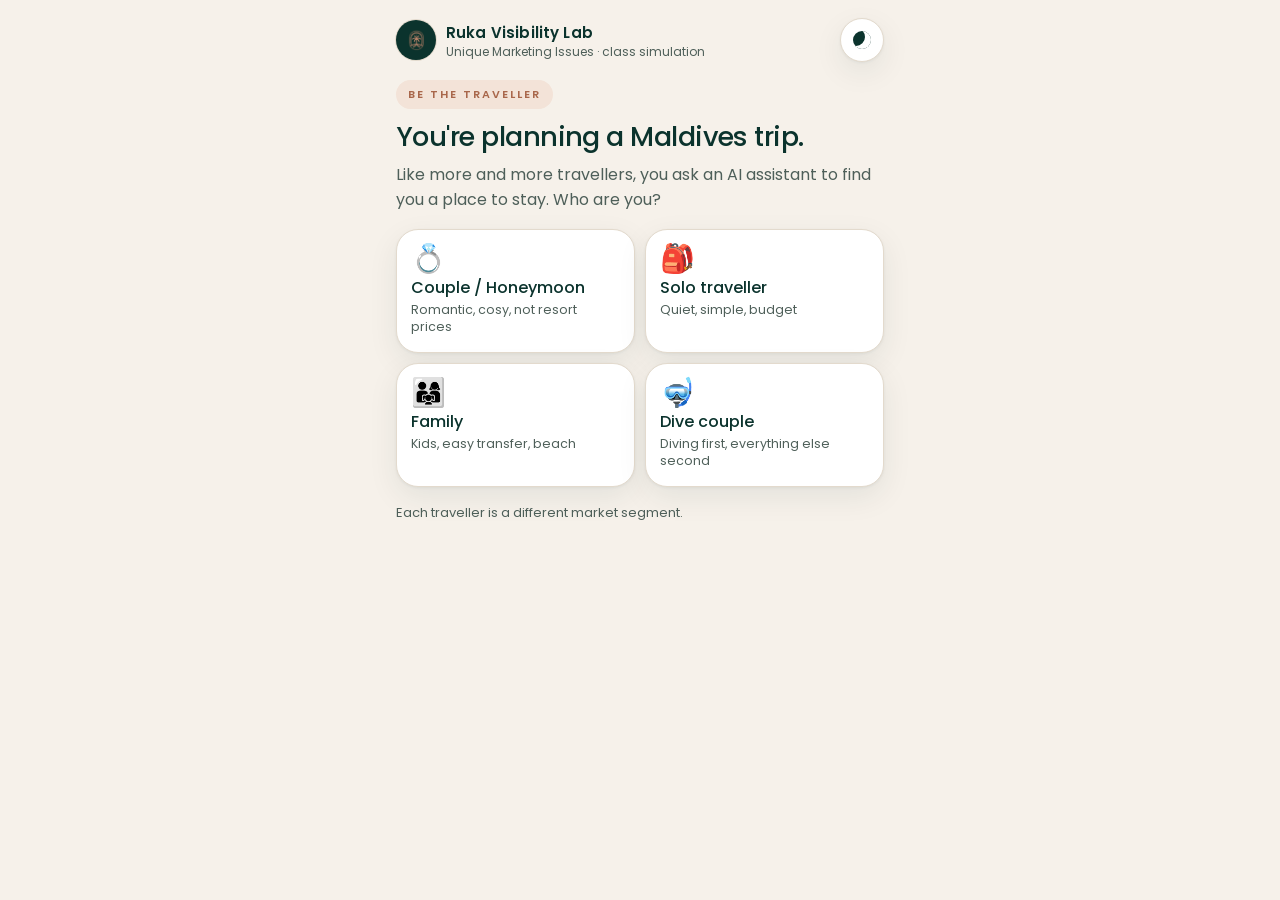
<file: demo/index.html>
<!doctype html>
<html lang="en">
<head>
<meta charset="utf-8">
<meta name="viewport" content="width=device-width, initial-scale=1, viewport-fit=cover">
<meta name="theme-color" content="#0B332D">
<meta name="color-scheme" content="light dark">
<link rel="icon" href="../assets/favicon.svg" type="image/svg+xml">
<link rel="icon" href="../assets/favicon-32.png" sizes="32x32" type="image/png">
<link rel="apple-touch-icon" href="../assets/apple-touch-icon.png">
<title>Ruka Visibility Lab</title>
<script>try{var t=localStorage.getItem('ruka-theme');if(t==='light'||t==='dark')document.documentElement.setAttribute('data-theme',t);}catch(e){}</script>
<link rel="stylesheet" href="../fonts/poppins.css">
<link rel="stylesheet" href="demo.css">
</head>
<body>
<div class="wrap">
  <header>
    <div class="logo"><img src="../assets/ruka-emblem-copper.png" alt="Ruka Maldives"></div>
    <div class="ht"><b id="title"></b><small id="sub"></small></div>
    <button class="theme" id="theme" type="button" aria-label="Toggle light or dark mode"><span aria-hidden="true"></span></button>
  </header>

  <!-- 1: pick a traveller -->
  <section class="screen on" id="s-pick">
    <span class="kicker" id="kicker"></span>
    <h1 id="h1"></h1>
    <p id="intro"></p>
    <div class="persona" id="personas"></div>
    <p class="hint" id="hint"></p>
  </section>

  <!-- 2: AI search -->
  <section class="screen" id="s-ai">
    <div class="panel">
      <div class="label"><span class="spark" aria-hidden="true"></span><span id="label"></span></div>
      <form class="prompt" id="form" autocomplete="off">
        <textarea id="q" rows="3" aria-label="Your question" enterkeyhint="search" onkeydown="if(event.key==='Enter'&&!event.shiftKey){event.preventDefault();this.form.requestSubmit()}"></textarea>
        <button id="search" type="submit"></button>
      </form>
      <p class="zh" id="zh" lang="zh"></p>
      <div id="before" class="answer" aria-live="polite"></div>
    </div>
    <div class="stop" id="stop" hidden>
      <b id="stopH"></b><p id="stopP"></p>
    </div>
    <button class="btn" id="again" type="button" hidden></button>
    <div class="panel after" id="after" hidden></div>
    <button class="btn alt" id="restart" type="button" hidden></button>
    <p class="note" id="note"></p>
  </section>
</div>
<script src="data.js"></script>
<script src="demo.js"></script>
</body>
</html>
</file>
<file: fonts/poppins.css>
/* latin-ext */
@font-face {
  font-family: 'Poppins';
  font-style: italic;
  font-weight: 400;
  font-display: swap;
  src: url(Poppins-italic-400-latin-ext.woff2) format('woff2');
  unicode-range: U+0100-02BA, U+02BD-02C5, U+02C7-02CC, U+02CE-02D7, U+02DD-02FF, U+0304, U+0308, U+0329, U+1D00-1DBF, U+1E00-1E9F, U+1EF2-1EFF, U+2020, U+20A0-20AB, U+20AD-20C4, U+2113, U+2C60-2C7F, U+A720-A7FF;
}
/* latin */
@font-face {
  font-family: 'Poppins';
  font-style: italic;
  font-weight: 400;
  font-display: swap;
  src: url(Poppins-italic-400-latin.woff2) format('woff2');
  unicode-range: U+0000-00FF, U+0131, U+0152-0153, U+02BB-02BC, U+02C6, U+02DA, U+02DC, U+0304, U+0308, U+0329, U+2000-206F, U+20AC, U+2122, U+2191, U+2193, U+2212, U+2215, U+FEFF, U+FFFD;
}
/* latin-ext */
@font-face {
  font-family: 'Poppins';
  font-style: italic;
  font-weight: 500;
  font-display: swap;
  src: url(Poppins-italic-500-latin-ext.woff2) format('woff2');
  unicode-range: U+0100-02BA, U+02BD-02C5, U+02C7-02CC, U+02CE-02D7, U+02DD-02FF, U+0304, U+0308, U+0329, U+1D00-1DBF, U+1E00-1E9F, U+1EF2-1EFF, U+2020, U+20A0-20AB, U+20AD-20C4, U+2113, U+2C60-2C7F, U+A720-A7FF;
}
/* latin */
@font-face {
  font-family: 'Poppins';
  font-style: italic;
  font-weight: 500;
  font-display: swap;
  src: url(Poppins-italic-500-latin.woff2) format('woff2');
  unicode-range: U+0000-00FF, U+0131, U+0152-0153, U+02BB-02BC, U+02C6, U+02DA, U+02DC, U+0304, U+0308, U+0329, U+2000-206F, U+20AC, U+2122, U+2191, U+2193, U+2212, U+2215, U+FEFF, U+FFFD;
}
/* latin-ext */
@font-face {
  font-family: 'Poppins';
  font-style: normal;
  font-weight: 300;
  font-display: swap;
  src: url(Poppins-normal-300-latin-ext.woff2) format('woff2');
  unicode-range: U+0100-02BA, U+02BD-02C5, U+02C7-02CC, U+02CE-02D7, U+02DD-02FF, U+0304, U+0308, U+0329, U+1D00-1DBF, U+1E00-1E9F, U+1EF2-1EFF, U+2020, U+20A0-20AB, U+20AD-20C4, U+2113, U+2C60-2C7F, U+A720-A7FF;
}
/* latin */
@font-face {
  font-family: 'Poppins';
  font-style: normal;
  font-weight: 300;
  font-display: swap;
  src: url(Poppins-normal-300-latin.woff2) format('woff2');
  unicode-range: U+0000-00FF, U+0131, U+0152-0153, U+02BB-02BC, U+02C6, U+02DA, U+02DC, U+0304, U+0308, U+0329, U+2000-206F, U+20AC, U+2122, U+2191, U+2193, U+2212, U+2215, U+FEFF, U+FFFD;
}
/* latin-ext */
@font-face {
  font-family: 'Poppins';
  font-style: normal;
  font-weight: 400;
  font-display: swap;
  src: url(Poppins-normal-400-latin-ext.woff2) format('woff2');
  unicode-range: U+0100-02BA, U+02BD-02C5, U+02C7-02CC, U+02CE-02D7, U+02DD-02FF, U+0304, U+0308, U+0329, U+1D00-1DBF, U+1E00-1E9F, U+1EF2-1EFF, U+2020, U+20A0-20AB, U+20AD-20C4, U+2113, U+2C60-2C7F, U+A720-A7FF;
}
/* latin */
@font-face {
  font-family: 'Poppins';
  font-style: normal;
  font-weight: 400;
  font-display: swap;
  src: url(Poppins-normal-400-latin.woff2) format('woff2');
  unicode-range: U+0000-00FF, U+0131, U+0152-0153, U+02BB-02BC, U+02C6, U+02DA, U+02DC, U+0304, U+0308, U+0329, U+2000-206F, U+20AC, U+2122, U+2191, U+2193, U+2212, U+2215, U+FEFF, U+FFFD;
}
/* latin-ext */
@font-face {
  font-family: 'Poppins';
  font-style: normal;
  font-weight: 500;
  font-display: swap;
  src: url(Poppins-normal-500-latin-ext.woff2) format('woff2');
  unicode-range: U+0100-02BA, U+02BD-02C5, U+02C7-02CC, U+02CE-02D7, U+02DD-02FF, U+0304, U+0308, U+0329, U+1D00-1DBF, U+1E00-1E9F, U+1EF2-1EFF, U+2020, U+20A0-20AB, U+20AD-20C4, U+2113, U+2C60-2C7F, U+A720-A7FF;
}
/* latin */
@font-face {
  font-family: 'Poppins';
  font-style: normal;
  font-weight: 500;
  font-display: swap;
  src: url(Poppins-normal-500-latin.woff2) format('woff2');
  unicode-range: U+0000-00FF, U+0131, U+0152-0153, U+02BB-02BC, U+02C6, U+02DA, U+02DC, U+0304, U+0308, U+0329, U+2000-206F, U+20AC, U+2122, U+2191, U+2193, U+2212, U+2215, U+FEFF, U+FFFD;
}
/* latin-ext */
@font-face {
  font-family: 'Poppins';
  font-style: normal;
  font-weight: 600;
  font-display: swap;
  src: url(Poppins-normal-600-latin-ext.woff2) format('woff2');
  unicode-range: U+0100-02BA, U+02BD-02C5, U+02C7-02CC, U+02CE-02D7, U+02DD-02FF, U+0304, U+0308, U+0329, U+1D00-1DBF, U+1E00-1E9F, U+1EF2-1EFF, U+2020, U+20A0-20AB, U+20AD-20C4, U+2113, U+2C60-2C7F, U+A720-A7FF;
}
/* latin */
@font-face {
  font-family: 'Poppins';
  font-style: normal;
  font-weight: 600;
  font-display: swap;
  src: url(Poppins-normal-600-latin.woff2) format('woff2');
  unicode-range: U+0000-00FF, U+0131, U+0152-0153, U+02BB-02BC, U+02C6, U+02DA, U+02DC, U+0304, U+0308, U+0329, U+2000-206F, U+20AC, U+2122, U+2191, U+2193, U+2212, U+2215, U+FEFF, U+FFFD;
}
</file>
<file: css/deck.css>
/* Deck design: "organic modern" Ruka palette, type, layouts, motion, beach scene, light/dark, print & mobile. */
:root,:root[data-theme="light"]{
  color-scheme:light;
  /* Ruka Maldives brand: deep lagoon green + copper, on warm tan */
  --bg:#F6F1EA; --tint:#ECE4D8; --tint2:#E3D8C9;
  --ink:#0B332D; --ink2:#34483F; --ink3:#5F6F69;
  --copper:#C4876C; --sun:#A9674B; --sun-soft:rgba(196,135,108,.42); --wash:#F2E2D6; --bad:#8A3F27;
  --rule:rgba(11,51,45,.12); --rule2:rgba(11,51,45,.22);
  /* surfaces */
  --card:rgba(255,252,247,.58); --glass:rgba(255,252,247,.6); --card-brd:rgba(255,255,255,.75);
  --chip:rgba(11,51,45,.06); --chip-c:rgba(196,135,108,.17);
  --shadow:0 26px 60px -34px rgba(11,51,45,.38),0 2px 8px -3px rgba(11,51,45,.08);
  /* inverse surfaces (slide 10, unified card, HUD) */
  --inv:#0B332D; --inv-ink:#F6F1EA; --inv-ink2:rgba(246,241,234,.8); --inv-ink3:rgba(246,241,234,.56);
  --inv-acc:#C4876C; --inv-rule:rgba(246,241,234,.16); --inv-chip:rgba(246,241,234,.08);
  --plate:#0B332D; --muted-dot:#B9BEC1;
  /* beach scene */
  --sc-a:rgba(196,135,108,.10); --sc-b:rgba(11,51,45,.05);
  --sc-l1:rgba(11,51,45,.16); --sc-l2:rgba(196,135,108,.35); --sc-l3:rgba(11,51,45,.10); --sc-fill:rgba(11,51,45,.035);
  --sc-palm:rgba(196,135,108,.75); --sc-palm-fill:rgba(196,135,108,.12); --sc-palm-op:.34;
  --sc-bird:rgba(11,51,45,.2); --sc-sun:rgba(196,135,108,.22);

  --serif:'Poppins','Segoe UI',-apple-system,BlinkMacSystemFont,Roboto,Arial,sans-serif;
  --display:var(--serif); --sans:var(--serif);
  /* one unit that respects both width and height, so every slide keeps its 16:9 proportions */
  --u:min(1vw,1.7778vh);
  --pad-y:calc(var(--u)*3.2);
  --pad-x:calc(var(--u)*5.6);
  --r:clamp(20px,calc(var(--u)*1.55),32px);
  --r-sm:clamp(12px,calc(var(--u)*.95),20px);
  --ease:cubic-bezier(.16,1,.3,1);
  --linen:var(--bg);
}
/* Dark: deep Ruka green, tan text, copper accents. Screen only, so print/PDF is always light. */
@media screen{
  :root[data-theme="dark"]{
    color-scheme:dark;
    --bg:#082A25; --tint:#103B34; --tint2:#164740;
    --ink:#F6F1EA; --ink2:#D9D3C8; --ink3:#A3B1AB;
    --copper:#C4876C; --sun:#E3AC92; --sun-soft:rgba(196,135,108,.38); --wash:rgba(196,135,108,.14); --bad:#F2B49E;
    --rule:rgba(246,241,234,.12); --rule2:rgba(246,241,234,.22);
    --card:rgba(17,62,55,.55); --glass:rgba(17,62,55,.58); --card-brd:rgba(246,241,234,.09);
    --chip:rgba(246,241,234,.07); --chip-c:rgba(196,135,108,.2);
    --shadow:0 26px 60px -30px rgba(0,0,0,.65),0 2px 8px -3px rgba(0,0,0,.3);
    --inv:#EFE5D6; --inv-ink:#0B332D; --inv-ink2:rgba(11,51,45,.8); --inv-ink3:rgba(11,51,45,.58);
    --inv-acc:#A9674B; --inv-rule:rgba(11,51,45,.16); --inv-chip:rgba(11,51,45,.06);
    --plate:#123F38; --muted-dot:#5E7570;
    --sc-a:rgba(196,135,108,.09); --sc-b:rgba(0,0,0,.22);
    --sc-l1:rgba(246,241,234,.10); --sc-l2:rgba(196,135,108,.24); --sc-l3:rgba(246,241,234,.06); --sc-fill:rgba(246,241,234,.025);
    --sc-palm:rgba(196,135,108,.55); --sc-palm-fill:rgba(196,135,108,.07); --sc-palm-op:.3;
    --sc-bird:rgba(246,241,234,.16); --sc-sun:rgba(196,135,108,.15);
  }
  :root[data-theme="dark"] .colophon .brandmark img{content:url(../assets/ruka-emblem-copper.png)}
  :root[data-theme="dark"] .plate{box-shadow:var(--shadow),inset 0 0 0 1px rgba(246,241,234,.08)}
}
*{box-sizing:border-box;margin:0;padding:0}
html,body{height:100%;background:var(--bg);color:var(--ink);font-family:var(--sans);font-weight:400;-webkit-font-smoothing:antialiased;text-rendering:optimizeLegibility}
body{overflow:hidden;transition:background-color .5s var(--ease)}

/* ---------- deck & slides ---------- */
.deck{position:relative;z-index:1;height:100vh;height:100dvh;overflow-y:scroll;scroll-snap-type:y mandatory;scrollbar-width:none;view-transition-name:deck;transition:opacity .22s ease}
.deck.fading{opacity:0}
.deck::-webkit-scrollbar{display:none}
.slide{position:relative;z-index:1;height:100vh;height:100dvh;scroll-snap-align:start;scroll-snap-stop:always;flex-shrink:0;
  padding:var(--pad-y) var(--pad-x);display:grid;grid-template-rows:auto 1fr auto;gap:calc(var(--u)*2);overflow:hidden;background:transparent}
.slide.inverse{background:var(--inv);color:var(--inv-ink)}

/* running header & footer */
.folio{display:flex;justify-content:space-between;align-items:center;
  font:500 clamp(.62rem,calc(var(--u)*.8),.95rem)/1.4 var(--sans);letter-spacing:.18em;text-transform:uppercase;color:var(--ink3)}
.folio span:last-child{letter-spacing:.14em;padding:.5em 1.1em;border-radius:999px;background:var(--chip);color:var(--ink2)}
.colophon{position:relative;z-index:2;display:flex;justify-content:space-between;align-items:center;
  font:400 clamp(.62rem,calc(var(--u)*.86),1rem)/1.4 var(--sans);color:var(--ink3)}
.colophon .brandmark{display:inline-flex;align-items:center;gap:.7em}
.colophon .brandmark img{height:1.8em;width:auto;opacity:.9}
.inverse .folio,.inverse .colophon{color:var(--inv-ink3)}
.inverse .folio span:last-child{background:var(--inv-chip);color:var(--inv-ink2)}
.body{min-height:0;display:grid;align-content:center}

/* ---------- type ---------- */
h1,h2,h3{font-family:var(--serif);font-weight:500;color:inherit;letter-spacing:-.025em}
h1,h2,h3,.num,.tstep .pin,.tally .zero,.facts dd,.steps li,.sl-list li,.byline b{font-variant-numeric:lining-nums}
h1{font-size:clamp(2.6rem,calc(var(--u)*7.2),9rem);line-height:1.02;letter-spacing:-.045em}
h2{font-size:clamp(1.8rem,calc(var(--u)*3.5),4.5rem);line-height:1.1;letter-spacing:-.032em}
h3{font-size:clamp(1.1rem,calc(var(--u)*1.65),2.05rem);line-height:1.2;font-weight:500}
em.a,h1 em,h2 em{font-style:italic;color:var(--sun)}
.eyebrow{display:inline-flex;align-items:center;gap:.6em;width:max-content;max-width:100%;padding:.55em 1.15em;border-radius:999px;background:var(--chip-c);
  font:600 clamp(.7rem,calc(var(--u)*.86),1.05rem)/1.3 var(--sans);letter-spacing:.16em;text-transform:uppercase;color:var(--sun)}
.eyebrow::before{content:"";width:.5em;height:.5em;border-radius:50%;background:var(--copper)}
.kicker{font:300 clamp(1rem,calc(var(--u)*1.5),1.85rem)/1.45 var(--display);color:var(--ink2);letter-spacing:0}
p,li,dd,dt,td{font-size:clamp(1.02rem,calc(var(--u)*1.45),1.8rem);line-height:1.5;color:var(--ink2);font-weight:400}
b,strong{font-weight:600;color:var(--ink)}
.inverse p,.inverse b{color:var(--inv-ink)}
.inverse .eyebrow{background:var(--inv-chip);color:var(--inv-acc)}
.inverse h1 em,.inverse blockquote em{color:var(--inv-acc)}
.num{font-family:var(--serif);font-weight:300;letter-spacing:-.04em;color:var(--sun-soft);line-height:.85;font-size:clamp(2.6rem,calc(var(--u)*5.4),7rem);font-variant-numeric:lining-nums}
.smallcaps{font:600 clamp(.62rem,calc(var(--u)*.8),.95rem)/1.4 var(--sans);letter-spacing:.2em;text-transform:uppercase;color:var(--ink3)}
.cite{font:italic 400 clamp(.82rem,calc(var(--u)*1.02),1.25rem)/1.4 var(--display);color:var(--ink3)}
.rule{height:1px;background:var(--rule);border:0}
/* small round number chip used in lists */
.steps li .num,.recap .num,.sl-list li .num,.row .num,.tps .pts .num{display:inline-grid;place-items:center;width:2.3em;height:2.3em;border-radius:999px;
  background:var(--chip-c);color:var(--sun);font:600 clamp(.8rem,calc(var(--u)*1.05),1.3rem)/1 var(--sans);letter-spacing:0}

/* ---------- surfaces: soft cards; glass (blur) only on the main card of a slide ---------- */
.card,.facts,.tally,.obj>div,.rows .row,.compare,.ps>div,.fixes li,.recap li,.tier,.reflist,.steps li,.sl-list li{
  background:var(--card);border:1px solid var(--card-brd);border-radius:var(--r);box-shadow:var(--shadow)}
.panel,.qrframe,.sig,.lens{background:var(--glass);border:1px solid var(--card-brd);border-radius:var(--r);box-shadow:var(--shadow);
  -webkit-backdrop-filter:blur(14px) saturate(1.15);backdrop-filter:blur(14px) saturate(1.15)}

/* ---------- motion: staggered drift entrances ---------- */
.rv{opacity:0;transform:translateY(26px);transition:opacity .8s var(--ease),transform .9s var(--ease)}
.slide.active .rv{opacity:1;transform:none;transition-delay:.08s}
.slide.active .rv.d1{transition-delay:.16s}.slide.active .rv.d2{transition-delay:.24s}.slide.active .rv.d3{transition-delay:.32s}.slide.active .rv.d4{transition-delay:.4s}
[data-b]{opacity:0;transform:translateY(18px);transition:opacity .75s var(--ease),transform .85s var(--ease)}
[data-b].shown{opacity:1;transform:none}
/* children of some builds arrive one after another */
.compare .lrow,.recap li,.pts>p,.result>*{opacity:0;transform:translateY(14px);transition:opacity .7s var(--ease),transform .8s var(--ease)}
.compare.shown .lrow,.recap.shown li,.pts.shown>p,.result.shown>*{opacity:1;transform:none}
.shown>:nth-child(1),.shown .lrow:nth-child(2){transition-delay:.07s}
.shown>:nth-child(2),.shown .lrow:nth-child(3){transition-delay:.15s}
.shown>:nth-child(3),.shown .lrow:nth-child(4){transition-delay:.23s}
.shown>:nth-child(4){transition-delay:.31s}.shown>:nth-child(5){transition-delay:.39s}
/* slide-to-slide: View Transitions crossfade with a soft drift (js/deck.js); CSS fade fallback */
::view-transition-old(root){display:none}
::view-transition-new(root){animation:none}
::view-transition-group(deck){animation-duration:.75s}
::view-transition-old(deck){animation:vt-out .45s var(--ease) both}
::view-transition-new(deck){animation:vt-in .75s var(--ease) both}
:root[data-dir="back"]::view-transition-old(deck){animation-name:vt-out-b}
:root[data-dir="back"]::view-transition-new(deck){animation-name:vt-in-b}
@keyframes vt-out{to{opacity:0;transform:translateY(-3vh) scale(.985)}}
@keyframes vt-in{from{opacity:0;transform:translateY(4vh) scale(1.01)}}
@keyframes vt-out-b{to{opacity:0;transform:translateY(3vh) scale(.985)}}
@keyframes vt-in-b{from{opacity:0;transform:translateY(-4vh) scale(1.01)}}

/* ================= 01 COVER ================= */
.cover .body{grid-template-columns:1.5fr 1fr;gap:calc(var(--u)*4);align-items:stretch}
.cover h1{font-size:clamp(2.2rem,calc(var(--u)*5),6.4rem)}
.cover-line{max-width:44ch;font-size:clamp(.95rem,calc(var(--u)*1.3),1.62rem)}
.cover .left{display:flex;flex-direction:column;justify-content:center;gap:calc(var(--u)*2)}
.cover h1 span{display:block}
.cover .kicker{max-width:34ch;font-size:clamp(1.15rem,calc(var(--u)*2),2.4rem)}
.byline{display:grid;grid-template-columns:repeat(2,auto);justify-content:start;gap:calc(var(--u)*1)}
.byline div{display:flex;flex-direction:column;gap:.25em;padding:calc(var(--u)*1) calc(var(--u)*1.3);border-radius:var(--r-sm);background:var(--card);border:1px solid var(--card-brd)}
.byline .cite{white-space:nowrap;font-size:clamp(.75rem,calc(var(--u)*.92),1.1rem)}
.byline b{font-family:var(--serif);font-weight:500;font-size:clamp(.95rem,calc(var(--u)*1.25),1.55rem);white-space:nowrap}
.plate{background:var(--plate);color:#F6F1EA;position:relative;display:flex;flex-direction:column;justify-content:space-between;padding:calc(var(--u)*2.2);margin:calc(var(--u)*.6) 0;overflow:hidden;border-radius:calc(var(--r)*1.2);box-shadow:var(--shadow)}
.plate .lockup{position:relative;z-index:1;align-self:center;width:58%;height:auto;margin-top:calc(var(--u)*1)}
.plate .no{align-self:flex-start;padding:.55em 1.1em;border-radius:999px;background:rgba(196,135,108,.16);font:600 clamp(.6rem,calc(var(--u)*.76),.9rem)/1.4 var(--sans);letter-spacing:.24em;text-transform:uppercase;color:#C4876C}
.plate svg{position:absolute;left:0;right:0;bottom:16%;width:100%;height:auto}
.plate svg path{fill:none;stroke:#C4876C;stroke-width:1;opacity:.55;stroke-dasharray:1400;stroke-dashoffset:1400}
.slide.active .plate svg path{animation:draw 3.2s var(--ease) forwards}
.plate svg path:nth-child(2){animation-delay:.25s!important;opacity:.35}.plate svg path:nth-child(3){animation-delay:.5s!important;opacity:.2}
@keyframes draw{to{stroke-dashoffset:0}}
.plate .cap{position:relative;padding:calc(var(--u)*1.2) calc(var(--u)*1.4);border-radius:var(--r-sm);background:rgba(246,241,234,.06)}
.plate .cap p{font-size:clamp(.85rem,calc(var(--u)*1.1),1.3rem);color:rgba(246,241,234,.8);margin-top:.3em}
.plate .cap b{color:#F6F1EA}
.plate .cap .smallcaps{color:#C4876C}

/* ================= shared: panel + note ================= */
.panel{padding:calc(var(--u)*2.2) calc(var(--u)*2.4)}
.panel>.smallcaps:first-child{display:inline-block;padding:.5em 1.1em;border-radius:999px;background:var(--chip)}
.note{margin-top:calc(var(--u)*1.6);padding:calc(var(--u)*1.1) calc(var(--u)*1.5);border-radius:var(--r-sm);background:var(--wash);position:relative}
.note p{font-family:var(--display);font-style:italic;font-weight:400;font-size:clamp(.98rem,calc(var(--u)*1.32),1.6rem);color:var(--ink)}
.bmc{margin-top:auto;align-self:flex-start;display:inline-block;padding:.6em 1.1em;border-radius:var(--r-sm);background:var(--chip-c);color:var(--sun);
  font:600 clamp(.72rem,calc(var(--u)*.98),1.2rem)/1.35 var(--sans);letter-spacing:.01em}
.tag{display:inline-block;padding:.45em 1em;border-radius:999px;background:var(--chip-c);color:var(--sun);font:600 clamp(.62rem,calc(var(--u)*.82),1rem)/1.3 var(--sans);letter-spacing:.14em;text-transform:uppercase;white-space:nowrap}

/* ================= 02 MEET RUKA + FOUR QUESTIONS ================= */
.meet{grid-template-columns:.9fr 1.75fr;gap:calc(var(--u)*3.6);align-items:center}
.mfacts{list-style:none;margin-top:calc(var(--u)*2);display:grid;gap:calc(var(--u)*.9)}
.mfacts li{position:relative;padding-left:1.2em;font-size:clamp(1rem,calc(var(--u)*1.4),1.75rem);line-height:1.4}
.mfacts li::before{content:"";position:absolute;left:0;top:.6em;width:.5em;height:.5em;border-radius:50%;background:var(--copper)}
.mnote{margin-top:calc(var(--u)*2.2);padding-top:calc(var(--u)*1.2);border-top:1px solid var(--rule2);font:500 clamp(1rem,calc(var(--u)*1.4),1.75rem)/1.4 var(--serif);color:var(--sun)}
.qgrid{display:grid;grid-template-columns:1fr 1fr;gap:calc(var(--u)*1.3)}
.qcard{display:flex;flex-direction:column;gap:calc(var(--u)*.8);padding:calc(var(--u)*1.6) calc(var(--u)*1.9);background:var(--card);border:1px solid var(--card-brd);border-radius:var(--r);box-shadow:var(--shadow);min-height:calc(var(--u)*17)}
.qh{display:flex;justify-content:space-between;align-items:center}
.qcard .num{font-size:clamp(1.8rem,calc(var(--u)*3),3.8rem)}
.qcard h3{font-weight:500}
.qcard p{font-size:clamp(.92rem,calc(var(--u)*1.25),1.55rem);line-height:1.45}

/* ================= 03 QR ================= */
.qr-split{grid-template-columns:1fr 1fr;gap:calc(var(--u)*4.5);align-items:center}
.qrframe{padding:calc(var(--u)*2);display:flex;flex-direction:column;gap:calc(var(--u)*1.1);align-items:center}
.qrframe img{display:block;width:min(calc(var(--u)*36),62vh);height:auto;background:#F6F1EA;padding:calc(var(--u)*.9);border-radius:var(--r-sm)}
.qrframe .smallcaps{color:var(--ink2);letter-spacing:.06em;text-transform:none;font-weight:500;text-align:center;font-size:clamp(.75rem,calc(var(--u)*.95),1.15rem)}
.steps{list-style:none;margin-top:calc(var(--u)*2.2);display:grid;gap:calc(var(--u)*.8)}
.steps li{display:grid;grid-template-columns:calc(var(--u)*4.4) 1fr;align-items:center;padding:calc(var(--u)*.85) calc(var(--u)*1.4);border-radius:999px;box-shadow:none;color:var(--ink);font-family:var(--serif);font-weight:400;font-size:clamp(1.05rem,calc(var(--u)*1.6),2rem)}

/* ================= 05 SEGMENTATION ================= */
.seg{grid-template-columns:1.1fr 1fr;gap:calc(var(--u)*4);align-items:center}
.bases{display:grid;gap:calc(var(--u)*.6)}
.bases>div{display:grid;grid-template-columns:11.5em 1fr;gap:1em;align-items:baseline;padding:calc(var(--u)*.85) calc(var(--u)*1.4);border-radius:var(--r-sm);background:var(--card);border:1px solid var(--card-brd)}
.bases dt{font:600 clamp(.66rem,calc(var(--u)*.86),1.05rem)/1.4 var(--sans);letter-spacing:.16em;text-transform:uppercase;color:var(--sun)}
.bases dd{font-size:clamp(.95rem,calc(var(--u)*1.3),1.62rem);line-height:1.4;color:var(--ink)}
.segs{display:grid;grid-template-columns:1fr 1fr;gap:calc(var(--u)*1.2)}
.segs-h{grid-column:1/-1;justify-self:start;padding:.5em 1.1em;border-radius:999px;background:var(--chip)}
.seg-c{display:flex;flex-direction:column;gap:calc(var(--u)*.7);padding:calc(var(--u)*1.8) calc(var(--u)*1.8);min-height:calc(var(--u)*13);background:var(--card);border:1px solid var(--card-brd);border-radius:var(--r);box-shadow:var(--shadow),inset 0 3px 0 var(--copper)}
.seg-c p{font-size:clamp(.95rem,calc(var(--u)*1.32),1.62rem);line-height:1.45}
.segstage{grid-column:1/-1;display:grid}
.segstage>*{grid-area:1/1}
.cloud{display:flex;flex-wrap:wrap;gap:calc(var(--u)*.9) calc(var(--u)*.8);align-content:center;justify-content:center;transition:opacity .7s var(--ease),transform .9s var(--ease)}
.sc{padding:.75em 1.3em;border-radius:999px;background:var(--card);border:1px solid var(--card-brd);box-shadow:var(--shadow);font:500 clamp(.92rem,calc(var(--u)*1.3),1.62rem)/1.2 var(--sans);color:var(--ink);transition:opacity .7s var(--ease),transform .8s var(--ease),background .7s,border-color .7s,color .7s}
.s-seg.b1 .sc{opacity:.38;transform:scale(.94)}
.s-seg.b1 .sc.rk{opacity:1;transform:scale(1.1);background:var(--wash);border-color:var(--copper);box-shadow:var(--shadow),inset 0 0 0 1px var(--copper)}
.sc.rk:nth-child(4){transition-delay:.08s}.sc.rk:nth-child(7){transition-delay:.16s}.sc.rk:nth-child(9){transition-delay:.24s}
.s-seg.b2 .cloud{opacity:0;transform:scale(.92);pointer-events:none}
.segbox{display:grid;grid-template-columns:1fr 1fr;gap:calc(var(--u)*1.2);align-content:center}
.segbox[data-b]{transform:none}
.segbox .seg-c{opacity:0;transform:scale(.55);transition:opacity .7s var(--ease) .2s,transform .9s var(--ease) .2s}
.segbox.shown .seg-c{opacity:1;transform:none}
.segbox.shown .seg-c:nth-child(2){transition-delay:.28s}.segbox.shown .seg-c:nth-child(3){transition-delay:.36s}.segbox.shown .seg-c:nth-child(4){transition-delay:.44s}

/* ================= 06 TARGETING + POSITIONING MAP ================= */
.pos{grid-template-columns:.8fr 1.3fr;gap:calc(var(--u)*3.6);align-items:center}
.pos-why{margin-top:calc(var(--u)*1.4)}
.tgt{list-style:none;margin-top:calc(var(--u)*1.8);display:grid;gap:calc(var(--u)*.7)}
.tgt li{position:relative;padding:calc(var(--u)*.85) calc(var(--u)*1.4) calc(var(--u)*.85) calc(var(--u)*3.6);border-radius:var(--r-sm);background:var(--card);border:1px solid var(--card-brd);font-size:clamp(1rem,calc(var(--u)*1.4),1.75rem);line-height:1.35}
.tgt li::before{content:"";position:absolute;left:calc(var(--u)*1.3);top:50%;width:calc(var(--u)*1.2);height:calc(var(--u)*1.2);margin-top:calc(var(--u)*-.6);border-radius:50%;background:var(--copper)}
.tgt li.out{background:transparent;border:1px dashed var(--rule2)}
.tgt li.out::before{background:transparent;box-shadow:inset 0 0 0 2px var(--ink3)}
.tgt li.out b{color:var(--ink3);text-decoration:line-through;text-decoration-thickness:1px}
.tgt li.out span{display:block;font-size:clamp(.82rem,calc(var(--u)*1.1),1.35rem);color:var(--ink2);margin-top:.2em}
.pmap-wrap{padding:calc(var(--u)*1.8) calc(var(--u)*2.2) calc(var(--u)*1.6)}
.pmap{position:relative;aspect-ratio:16/9.4;margin:calc(var(--u)*1.4) calc(var(--u)*2.4) calc(var(--u)*1.8)}
.pmap .ax{position:absolute;background:var(--rule2)}
.pmap .ax-x{left:0;right:0;top:50%;height:2px;margin-top:-1px}
.pmap .ax-y{top:0;bottom:0;left:50%;width:2px;margin-left:-1px}
.pmap .ax-x::after,.pmap .ax-y::after{content:"";position:absolute;width:10px;height:10px;border:2px solid var(--rule2);border-width:2px 2px 0 0}
.pmap .ax-x::after{right:-2px;top:-5px;transform:rotate(45deg)}
.pmap .ax-y::after{top:-2px;left:-5px;transform:rotate(-45deg)}
.pmap .al{position:absolute;font:600 clamp(.6rem,calc(var(--u)*.82),1rem)/1.2 var(--sans);letter-spacing:.14em;text-transform:uppercase;color:var(--ink3);white-space:nowrap;background:var(--chip);padding:.35em .8em;border-radius:999px}
.pmap .al-t{top:calc(var(--u)*-1.4);left:50%;transform:translateX(-50%)}
.pmap .al-b{bottom:calc(var(--u)*-1.4);left:50%;transform:translateX(-50%)}
.pmap .al-l{left:calc(var(--u)*-2.4);top:50%;transform:translateY(-140%)}
.pmap .al-r{right:calc(var(--u)*-2.4);top:50%;transform:translateY(-140%)}
.pmap .pt{position:absolute;left:var(--px);bottom:var(--py);transform:translate(-50%,50%);display:flex;flex-direction:column;align-items:center;gap:.35em;z-index:1}
.pmap .pt img{width:calc(var(--u)*5.4);height:calc(var(--u)*5.4);object-fit:cover;border-radius:calc(var(--u)*1.2);background:#fff;box-shadow:var(--shadow);outline:1px solid var(--rule)}
.pmap .pt span{font:600 clamp(.66rem,calc(var(--u)*.88),1.08rem)/1.2 var(--sans);color:var(--ink2);white-space:nowrap;background:var(--glass);padding:.2em .6em;border-radius:999px}
.pmap .pt.ruka img{width:calc(var(--u)*6.6);height:calc(var(--u)*6.6);outline:3px solid var(--copper);outline-offset:3px;box-shadow:0 0 0 calc(var(--u)*1.1) var(--chip-c),var(--shadow)}
.pmap .pt.ruka span{color:var(--sun);font-size:clamp(.75rem,calc(var(--u)*1.05),1.3rem)}
.pmap .pt.ruka[data-b]{transform:translate(-50%,50%) scale(.5)}
.pmap .pt.ruka[data-b].shown{transform:translate(-50%,50%)}
.pmap-foot{display:flex;justify-content:space-between;align-items:flex-end;gap:2em;padding-top:calc(var(--u)*1.2);border-top:1px solid var(--rule)}
.pmap-foot .cite{white-space:nowrap}
.pstate{font:italic 500 clamp(1rem,calc(var(--u)*1.45),1.8rem)/1.35 var(--serif);color:var(--ink);text-align:right}
.pstate .smallcaps{display:block;font-style:normal;color:var(--sun);margin-bottom:.3em}

/* ================= 08 AI LENS ================= */
.flow{display:grid;grid-template-columns:1fr auto 1fr auto 1fr;gap:calc(var(--u)*1.1);margin-top:calc(var(--u)*2.2);align-items:stretch}
.fstep{position:relative;transition:opacity .75s var(--ease),transform .85s var(--ease),box-shadow .8s var(--ease);display:flex;flex-direction:column;gap:calc(var(--u)*.7);padding:calc(var(--u)*1.6) calc(var(--u)*1.9);background:var(--card);border:1px solid var(--card-brd);border-radius:var(--r);box-shadow:var(--shadow)}
.farr{align-self:center;font:300 clamp(1.4rem,calc(var(--u)*2.4),3rem)/1 var(--sans);color:var(--copper)}
.farr[data-b]{transform:translateX(-14px)}.farr[data-b].shown{transform:none}
.fh{display:flex;align-items:center;justify-content:space-between;gap:.6em}
.ftag{padding:.4em .9em;border-radius:999px;background:var(--chip-c);color:var(--sun);font:600 clamp(.6rem,calc(var(--u)*.8),1rem)/1.2 var(--sans);letter-spacing:.12em;text-transform:uppercase}
.fstep .num{font-size:clamp(1.8rem,calc(var(--u)*3),3.8rem)}
.fstep p{font-size:clamp(.95rem,calc(var(--u)*1.3),1.6rem);line-height:1.45}
.fstep .prompt{align-self:flex-start;padding:.5em 1.1em;border-radius:999px;background:var(--wash);font-style:italic;color:var(--ink)}
.chips{display:flex;flex-wrap:wrap;gap:.45em}
.chips span{padding:.35em .85em;border-radius:999px;background:var(--chip);font:500 clamp(.72rem,calc(var(--u)*.98),1.2rem)/1.3 var(--sans);color:var(--ink)}
.lens2{display:grid;grid-template-columns:1fr 1.15fr;gap:calc(var(--u)*1.6);margin-top:calc(var(--u)*1.8);align-items:stretch}
.lens2 .lens{margin:0;padding:calc(var(--u)*1.6) calc(var(--u)*2)}
.ticks{list-style:none;display:grid;gap:calc(var(--u)*.55)}
.ticks li{position:relative;padding-left:1.4em;color:var(--ink);font-size:clamp(.95rem,calc(var(--u)*1.32),1.65rem);line-height:1.4}
.ticks li::before{content:"✓";position:absolute;left:0;top:0;color:var(--sun);font-weight:600}
.proof{display:grid;gap:calc(var(--u)*.55);align-content:start;padding:calc(var(--u)*1.6) calc(var(--u)*2);border-radius:var(--r);background:var(--wash)}
.proof .smallcaps{color:var(--sun);margin-bottom:.2em}
.proof p{color:var(--ink);font-size:clamp(.95rem,calc(var(--u)*1.32),1.65rem);line-height:1.4}
.lens{margin-top:calc(var(--u)*1.1);padding:calc(var(--u)*1.2) calc(var(--u)*1.8);display:grid;grid-template-columns:1fr;gap:calc(var(--u)*.7);align-items:start}
.lens p{color:var(--ink);font-size:clamp(.95rem,calc(var(--u)*1.32),1.65rem)}

/* ================= 07 BRAND ================= */
.brand{grid-template-columns:1.05fr 1fr;gap:calc(var(--u)*4.4);align-items:center}
.defq{margin:calc(var(--u)*1.8) 0 calc(var(--u)*1.6);padding:calc(var(--u)*1.3) calc(var(--u)*1.8);border-radius:var(--r-sm);background:var(--wash);box-shadow:inset 4px 0 0 var(--copper)}
.defq p{font:400 clamp(1.1rem,calc(var(--u)*1.7),2.1rem)/1.4 var(--serif);color:var(--ink)}
.defq.big p{font-weight:300;font-size:clamp(1.15rem,calc(var(--u)*1.95),2.4rem)}
.defq .cite{display:block;margin-top:.6em}
.whyb{display:grid;grid-template-columns:1fr 1fr;gap:calc(var(--u)*.9)}
.whyb>div{display:flex;flex-direction:column;gap:.3em;padding:calc(var(--u)*1.1) calc(var(--u)*1.4);border-radius:var(--r-sm);background:var(--card);border:1px solid var(--card-brd);box-shadow:var(--shadow)}
.whyb b{font:600 clamp(.98rem,calc(var(--u)*1.35),1.7rem)/1.25 var(--serif);color:var(--ink)}
.whyb>div:first-child{box-shadow:var(--shadow),inset 0 3px 0 var(--copper)}
.whyb span{font-size:clamp(.88rem,calc(var(--u)*1.18),1.42rem);line-height:1.4;color:var(--ink2)}
.stack{position:relative;height:calc(var(--u)*31)}
.lsts{position:absolute;inset:0}
.scn{position:absolute;right:0;top:0;z-index:3;padding:.45em 1em;border-radius:999px;background:var(--chip-c);color:var(--sun);font:600 clamp(.62rem,calc(var(--u)*.82),1rem)/1.3 var(--sans);letter-spacing:.14em;text-transform:uppercase}
.lst{position:absolute;width:80%;display:grid;grid-template-columns:1fr auto;gap:.2em 1em;align-items:baseline;padding:calc(var(--u)*1.3) calc(var(--u)*1.8);
  background:var(--card);border:1px solid var(--card-brd);border-radius:var(--r);box-shadow:var(--shadow);transition:top 1s var(--ease),left 1s var(--ease),opacity .8s var(--ease),transform 1s var(--ease)}
.lst .smallcaps{grid-column:1/-1}
.lst .nm{font:500 clamp(1.1rem,calc(var(--u)*1.85),2.3rem)/1.2 var(--serif);color:var(--ink);letter-spacing:-.02em}
.lst .ph{font-size:clamp(.9rem,calc(var(--u)*1.3),1.6rem);color:var(--ink3);white-space:nowrap}
.lst .ph em{font-style:normal;color:var(--bad);font-weight:600;background:var(--wash);padding:.05em .35em;border-radius:6px}
.lst.l1{top:9%;left:0;transform:rotate(-1.2deg)}.lst.l2{top:39%;left:10%;transform:rotate(.8deg)}.lst.l3{top:69%;left:4%;transform:rotate(-.5deg)}
.s-brand.b2 .lst{top:38%;left:10%;opacity:0;transform:scale(.9)}
.unified{position:absolute;left:4%;right:4%;top:17%;z-index:2;background:var(--plate);color:#F6F1EA;padding:calc(var(--u)*2.2) calc(var(--u)*2.4);border-radius:calc(var(--r)*1.1);box-shadow:var(--shadow)}
.stack .unified[data-b]{transform:scale(.88);transition:opacity .8s var(--ease) .45s,transform 1s var(--ease) .45s}
.stack .unified[data-b].shown{transform:none}
.unified img{float:right;height:calc(var(--u)*6.2);width:auto;margin-left:1.2em}
.unified .smallcaps{color:#C4876C;letter-spacing:.24em}
.unified .nm{font:500 clamp(1.6rem,calc(var(--u)*3.1),3.9rem)/1.1 var(--serif);letter-spacing:-.03em;margin:.2em 0 .25em}
.unified p{color:rgba(246,241,234,.85);font-size:clamp(.95rem,calc(var(--u)*1.4),1.75rem)}
.unified .tick{clear:both;margin-top:calc(var(--u)*1.2);padding-top:calc(var(--u)*1);border-top:1px solid rgba(246,241,234,.16);font-size:clamp(.88rem,calc(var(--u)*1.2),1.5rem);color:#F6F1EA}

/* ================= 09 MARKETING MIX (4Ps → GEO → 7Ps) ================= */
.mix-head{display:flex;justify-content:space-between;align-items:end;gap:2em;margin-bottom:calc(var(--u)*1.8)}
.mix-key{display:flex;gap:.6em}
.mix-key span{padding:.5em 1.1em;border-radius:999px;font:600 clamp(.62rem,calc(var(--u)*.82),1rem)/1.3 var(--sans);letter-spacing:.14em;text-transform:uppercase;transition:background .6s,color .6s,opacity .6s}
.mix-key .k-std{background:var(--chip);color:var(--ink2)}
.mix-key .k-geo{background:var(--chip-c);color:var(--sun);opacity:.35}
.s-mix.b2 .mix-key .k-std{opacity:.35}.s-mix.b2 .mix-key .k-geo{opacity:1}
.m50{margin:calc(var(--u)*-.8) 0 calc(var(--u)*1.4);justify-self:start;display:inline-flex;flex-wrap:wrap;gap:.3em .6em;align-items:baseline;padding:.5em 1.2em;border-radius:999px;background:var(--chip);font-size:clamp(.88rem,calc(var(--u)*1.15),1.45rem);color:var(--ink)}
.m50 .cite{font-size:.85em}
.mix4{display:grid;grid-template-columns:repeat(4,1fr);gap:calc(var(--u)*1.2)}
.mbox{padding:calc(var(--u)*1.4) calc(var(--u)*1.6);display:flex;flex-direction:column;gap:calc(var(--u)*.8);background:var(--card);border:1px solid var(--card-brd);border-radius:var(--r);box-shadow:var(--shadow);transition:box-shadow .8s var(--ease)}
.mt{display:flex;align-items:center;gap:calc(var(--u)*.8)}
.mbox .num{font:600 clamp(.75rem,calc(var(--u)*1),1.25rem)/1 var(--sans);letter-spacing:.04em;color:var(--sun);background:var(--chip-c);padding:.55em .8em;border-radius:999px}
.mbox h3{font-weight:500}
.geo-tag{margin-left:auto;padding:.4em .85em;border-radius:999px;background:#A9674B;color:#fff;font:600 clamp(.58rem,calc(var(--u)*.76),.92rem)/1.2 var(--sans);letter-spacing:.14em;opacity:0;transform:scale(.8);transition:opacity .6s var(--ease),transform .7s var(--ease)}
.faces{display:grid;perspective:900px}
.faces>p{grid-area:1/1;font-size:clamp(.95rem,calc(var(--u)*1.32),1.62rem);line-height:1.45;backface-visibility:hidden;transition:opacity .6s var(--ease),transform .9s var(--ease)}
.faces .std{opacity:0;transform:translateY(12px)}
.faces .geo{opacity:0;transform:rotateX(-80deg);color:var(--ink)}
.s-mix.b1 .faces .std{opacity:1;transform:none}
.s-mix.b2 .faces .std{opacity:0;transform:rotateX(80deg)}
.s-mix.b2 .faces .geo{opacity:1;transform:none;transition-delay:.25s}
.s-mix.b2 .mix4 .mbox{box-shadow:var(--shadow),inset 0 3px 0 var(--copper)}
.s-mix.b2 .geo-tag{opacity:1;transform:none}
.mix4 .mbox:nth-child(2) .faces>p{transition-delay:.08s}.mix4 .mbox:nth-child(3) .faces>p{transition-delay:.16s}.mix4 .mbox:nth-child(4) .faces>p{transition-delay:.24s}
.mbox .geo b{color:var(--sun)}
.mix3{display:grid;grid-template-columns:repeat(3,1fr);gap:calc(var(--u)*1.2);margin-top:calc(var(--u)*1.6)}
.mix3-h{grid-column:1/-1;justify-self:start;padding:.5em 1.1em;border-radius:999px;background:var(--chip-c);color:var(--sun)}
.mbox.sv{background:var(--wash);gap:calc(var(--u)*.6)}
.mbox.sv p{font-size:clamp(.95rem,calc(var(--u)*1.3),1.6rem);line-height:1.4;color:var(--ink)}

/* ================= 10 SEVEN-STEP SALES + FUNNEL (diagonal split) ================= */
.s-sales{--sx-ai:#EBD3C5;--sx-hu:#C9DBD3;--sx-aic:#A9674B;--sx-huc:#0B332D;--sx-hut:#F6F1EA;--sx-ait:#fff;--sx-t0:rgba(196,135,108,.16);--sx-t1:rgba(196,135,108,0)}
:root[data-theme="dark"] .s-sales{--sx-ai:#5E4639;--sx-hu:#1F5D52;--sx-aic:#C4876C;--sx-huc:#F6F1EA;--sx-hut:#0B332D;--sx-ait:#0B332D;--sx-t0:rgba(196,135,108,.14)}
.sx{display:grid;grid-template-rows:auto minmax(0,1fr);gap:calc(var(--u)*1.6);align-content:stretch}
.sx-head h2{margin-top:.3em}
.sx-split{position:relative;display:grid;grid-template-columns:minmax(0,66fr) minmax(0,34fr);gap:calc(var(--u)*1.6);min-height:0}
.sx-div{position:absolute;inset:0;width:100%;height:100%;z-index:0;pointer-events:none}
.sx-div .sx-t0{stop-color:var(--sx-t0)}.sx-div .sx-t1{stop-color:var(--sx-t1)}
.sx-div line{stroke:var(--copper);stroke-width:1.5;stroke-dasharray:2 7;stroke-linecap:round;opacity:.55}
.sx-left,.sx-right{position:relative;z-index:1;min-height:0}
.sx-left{display:grid;grid-template-rows:auto minmax(0,1fr) auto}
.sx-view{color:var(--sun)}
.sx-stairs{display:grid;grid-template-columns:repeat(7,minmax(0,1fr));grid-template-rows:minmax(0,1fr) auto;align-items:end;gap:calc(var(--u)*.55) calc(var(--u)*.5);min-height:0;transform:none}
.sx-step{grid-row:1;display:flex;flex-direction:column;justify-content:flex-start;gap:calc(var(--u)*.3);height:calc(30% + var(--i)*11.6%);min-height:0;
  padding:calc(var(--u)*.9) calc(var(--u)*.75);border-radius:var(--r);border:1px solid var(--card-brd);box-shadow:var(--shadow);background:var(--card);
  opacity:0;transform:translateY(30px);transition:opacity .7s var(--ease),transform .9s var(--ease);transition-delay:calc(var(--i)*.09s)}
.sx-step.ai{background:var(--wash);box-shadow:var(--shadow),inset 0 4px 0 var(--sx-aic)}
.sx-step.hu{box-shadow:var(--shadow),inset 0 4px 0 var(--sx-huc)}
.sx-step .n{font:300 clamp(1.5rem,calc(var(--u)*2.1),2.7rem)/1 var(--serif);letter-spacing:-.03em;color:var(--sx-aic)}
.sx-step.hu .n{color:var(--sx-huc)}
.sx-step h3{font-size:clamp(1.05rem,calc(var(--u)*1.18),1.5rem);font-weight:600;letter-spacing:-.02em;white-space:nowrap}
.sx-step p{font-size:clamp(.9rem,calc(var(--u)*.92),1.15rem);line-height:1.35}
.sx-step p.q{font-style:italic;color:var(--ink)}
.s-sales.b1 .sx-step{opacity:1;transform:none}
.sx-band{grid-row:2;padding:.55em 1em;border-radius:999px;text-align:center;font:600 clamp(.72rem,calc(var(--u)*.82),1.05rem)/1.2 var(--sans);letter-spacing:.14em;text-transform:uppercase}
.sx-band.ai{grid-column:1/5;background:var(--sx-aic);color:var(--sx-ait)}
.sx-band.hu{grid-column:5/8;background:var(--sx-huc);color:var(--sx-hut)}
.sx-credit{margin-top:calc(var(--u)*.6)}
.sx-right{display:flex;flex-direction:column;gap:calc(var(--u)*.8)}
.sx-right .sx-view{text-align:right;letter-spacing:.14em;line-height:1.5}.sx-right .sx-view .cite{text-transform:none;letter-spacing:0;font-size:clamp(.82rem,calc(var(--u)*.95),1.2rem)}
.sx-fun{width:100%;height:auto;max-height:100%;overflow:visible;font-family:var(--sans)}
.sx-fun [data-b]{transform:none}
.sx-l{stroke-width:14;stroke-linejoin:round}
.sx-l.ai{fill:var(--sx-ai);stroke:var(--sx-ai)}
.sx-l.hu{fill:var(--sx-hu);stroke:var(--sx-hu)}
.sx-l.mix{fill:url(#sxMix);stroke:url(#sxMix)}
.sx-l.solid{fill:var(--sx-huc);stroke:none}
.sx-fun .sx-ai-s{stop-color:var(--sx-ai)}.sx-fun .sx-hu-s{stop-color:var(--sx-hu)}
.sx-ln{font-size:29px;font-weight:500;letter-spacing:-.01em;text-anchor:middle;fill:var(--ink)}
.sx-ln.inv{fill:var(--sx-hut)}
.sx-chip text{font-size:20px;font-weight:600;text-anchor:middle;fill:var(--sx-ait)}
.sx-chip.ai rect{fill:var(--sx-aic)}
.sx-chip.hu rect{fill:var(--sx-huc)}.sx-chip.hu text{fill:var(--sx-hut)}
.sx-tag{font-size:19px;font-weight:600;letter-spacing:.16em;text-transform:uppercase}
.sx-tag.ai{fill:var(--sun);text-anchor:start}.sx-tag.hu{fill:var(--sx-huc);text-anchor:start}
.sx-loop path{fill:none;stroke:var(--sx-aic);stroke-width:3;stroke-linecap:round;stroke-dasharray:640;stroke-dashoffset:640;transition:stroke-dashoffset 1.3s var(--ease) .15s}
.s-sales.b3 .sx-loop path{stroke-dashoffset:0}
.sx-arrhead{fill:var(--sx-aic)}
.sx-loop text{font-size:21px;font-style:italic;font-weight:500;text-anchor:end;fill:var(--sun)}

/* ================= 11 THINK-PAIR-SHARE ================= */
.tps .body{align-content:center;max-width:none}
.tps blockquote{max-width:none}
.tps blockquote{margin-top:calc(var(--u)*1.4);font:italic 400 clamp(1.5rem,calc(var(--u)*2.9),3.7rem)/1.22 var(--serif);color:var(--inv-ink)}
.clock{margin-top:calc(var(--u)*1.5);height:6px;border-radius:999px;background:var(--inv-chip);position:relative;max-width:40rem;overflow:hidden;box-shadow:inset 0 0 0 1px var(--inv-rule)}
.clock i{position:absolute;left:0;top:0;bottom:0;width:0;border-radius:999px;background:var(--inv-acc)}
.s-tps.b1 .clock i{width:100%;transition:width 60s linear}
.strip{list-style:none;display:grid;grid-template-columns:repeat(7,1fr);gap:calc(var(--u)*.5) calc(var(--u)*.6);margin-top:calc(var(--u)*1.5)}
.strip li{display:flex;align-items:center;gap:.55em;padding:.6em .9em;border-radius:999px;background:var(--inv-chip);border:1px solid var(--inv-rule);font:500 clamp(.8rem,calc(var(--u)*1.05),1.3rem)/1.2 var(--sans);color:var(--inv-ink)}
.strip li b{color:var(--inv-acc);font-weight:600}
.strip li.ai{border-color:var(--inv-acc)}
.strip .lab{grid-row:2;justify-content:center;background:none;border:0;border-top:2px solid var(--inv-rule);border-radius:0;padding:.5em 0 0;font-size:clamp(.6rem,calc(var(--u)*.78),.95rem);font-weight:600;letter-spacing:.14em;text-transform:uppercase;color:var(--inv-ink3)}
.strip .lab.ai{grid-column:1/5;border-top-color:var(--inv-acc);color:var(--inv-acc)}.strip .lab.hu{grid-column:5/8}
.tps .pts{margin-top:calc(var(--u)*1.3);display:grid;grid-template-columns:repeat(2,1fr);gap:calc(var(--u)*1) calc(var(--u)*1.6)}
.tps .pts .wy{display:block;margin-top:.3em}
.tps .pts p:not(.loop){padding:calc(var(--u)*1.1) calc(var(--u)*1.6)}
.tps .pts p.loop{grid-column:1/-1;justify-self:start;padding:.6em 1.4em;border-radius:999px;font-style:italic;color:var(--inv-ink)}
.tps .pts p{color:var(--inv-ink2);font-size:clamp(.92rem,calc(var(--u)*1.3),1.6rem);padding:calc(var(--u)*1.4) calc(var(--u)*1.8);border-radius:var(--r);background:var(--inv-chip);border:1px solid var(--inv-rule)}
.tps .pts p b{color:var(--inv-ink)}
.tps .pts .num{display:inline-grid;vertical-align:middle;margin:0 .6em 0 0;background:var(--inv-chip);color:var(--inv-acc);box-shadow:inset 0 0 0 1px var(--inv-rule)}
.tps .inst{margin-top:calc(var(--u)*1);font:400 clamp(.95rem,calc(var(--u)*1.3),1.6rem)/1.5 var(--display);color:var(--inv-ink3)}

/* ================= 12 FIX ================= */
.fix{grid-template-columns:1fr 1fr;gap:calc(var(--u)*4.5);align-items:center}
.fix>.qrframe,.fix>.result{grid-column:1;grid-row:1}
.fix>.qrframe{transition:opacity .5s,transform .6s cubic-bezier(.16,1,.3,1)}
.s-fix.b5 .fix>.qrframe{opacity:0;transform:scale(.96);pointer-events:none}
.fix>.result{align-self:center}
body.print .s-fix .fix>.qrframe{display:none}
/* print/PDF/PPTX: slide 12 shows the couple result (Ruka #1) */
body.print .s-fix .rview{opacity:0}body.print .s-fix .rv-c{opacity:1;transform:none}
body.print .s-fix .rtabs span{background:none;color:var(--ink2);border-color:var(--card-brd)}
body.print .s-fix .rtabs .t-c{background:var(--inv);color:var(--inv-ink);border-color:transparent}

.fixes{list-style:none;margin-top:calc(var(--u)*1.8);display:grid;gap:calc(var(--u)*.7)}
.fixes li{display:grid;grid-template-columns:6.4em 1fr;gap:calc(var(--u)*1);align-items:center;padding:calc(var(--u)*.75) calc(var(--u)*1.2) calc(var(--u)*.75) calc(var(--u)*.8);border-radius:var(--r-sm);box-shadow:none;color:var(--ink);font-size:clamp(.92rem,calc(var(--u)*1.3),1.6rem);line-height:1.35}
.fixes li b{justify-self:start;padding:.5em 1em;border-radius:999px;background:var(--chip-c);font:600 clamp(.6rem,calc(var(--u)*.78),.95rem)/1.3 var(--sans);letter-spacing:.14em;text-transform:uppercase;color:var(--sun)}
.result{padding:calc(var(--u)*2) calc(var(--u)*2.2)}
.result .cue{margin-bottom:calc(var(--u)*1.3);padding:.7em 1.1em;border-radius:var(--r-sm);background:var(--inv);color:var(--inv-ink);font-size:clamp(.95rem,calc(var(--u)*1.35),1.7rem);font-weight:500;line-height:1.3}
.result .cue b{color:var(--inv-acc)}
.sl-list{list-style:none;display:grid;gap:calc(var(--u)*.55)}
.sl-list li{display:grid;grid-template-columns:calc(var(--u)*3.6) 1fr;align-items:center;padding:calc(var(--u)*.6) calc(var(--u)*1);border-radius:var(--r-sm);box-shadow:none;font-family:var(--serif);font-weight:500;font-size:clamp(1rem,calc(var(--u)*1.4),1.75rem);color:var(--ink)}
.sl-list li.rk{color:var(--sun);font-style:italic;background:var(--wash);border-color:var(--copper)}
.sl-list li.rk .num{background:#A9674B;color:#fff;font-style:normal}
.rtabs{display:flex;gap:calc(var(--u)*.4);margin-bottom:calc(var(--u)*1)}
.rtabs span{padding:.35em .95em;border-radius:999px;border:1px solid var(--card-brd);font-size:clamp(.75rem,calc(var(--u)*.95),1.15rem);font-weight:500;color:var(--ink2);transition:background .4s,color .4s}
.s-fix.b5:not(.b6) .t-c,.s-fix.b6:not(.b7) .t-s,.s-fix.b7:not(.b8) .t-f,.s-fix.b8 .t-d{background:var(--inv);color:var(--inv-ink);border-color:transparent}
.rviews{display:grid}
.rview{grid-area:1/1;opacity:0;transform:translateY(10px);transition:opacity .5s var(--ease),transform .6s var(--ease);pointer-events:none}
.s-fix.b5:not(.b6) .rv-c,.s-fix.b6:not(.b7) .rv-s,.s-fix.b7:not(.b8) .rv-f,.s-fix.b8 .rv-d{opacity:1;transform:none}
.rnote{margin-top:calc(var(--u)*1);font-size:clamp(.85rem,calc(var(--u)*1.15),1.4rem);line-height:1.4;color:var(--ink2)}
.res-notes{list-style:none;margin-top:calc(var(--u)*1.2);display:grid;gap:calc(var(--u)*.4)}
.res-notes li{position:relative;padding-left:1.1em;font-size:clamp(.85rem,calc(var(--u)*1.15),1.4rem);line-height:1.4}
.res-notes li::before{content:"";position:absolute;left:0;top:.55em;width:.45em;height:.45em;border-radius:50%;background:var(--copper)}

/* ================= 13 QUESTIONS FOR DISCUSSION ================= */
.dq{display:grid;gap:calc(var(--u)*1.2);margin-top:calc(var(--u)*2.4)}
.dqc{display:grid;grid-template-columns:auto 1fr 13em;gap:calc(var(--u)*2);align-items:center;padding:calc(var(--u)*1.7) calc(var(--u)*2.2);background:var(--card);border:1px solid var(--card-brd);border-radius:var(--r);box-shadow:var(--shadow)}
.dqc .tag{justify-self:end}
.dqc .num{font-size:clamp(2rem,calc(var(--u)*3.6),4.5rem)}
.dqc .q{font:italic 400 clamp(1.1rem,calc(var(--u)*1.85),2.3rem)/1.35 var(--serif);color:var(--ink)}

/* ================= 14 TUTORIAL + GROUP ASSIGNMENT ================= */
.tut{grid-template-columns:1fr 1.3fr;gap:calc(var(--u)*3);align-items:center}
.tut-a{padding:calc(var(--u)*2.2) calc(var(--u)*2.2);background:var(--card);border:1px solid var(--card-brd);border-radius:var(--r);box-shadow:var(--shadow)}
.th{display:flex;justify-content:space-between;align-items:baseline;gap:1em;flex-wrap:wrap}
.th .smallcaps,.tut-b>.smallcaps{display:inline-block;padding:.5em 1.1em;border-radius:999px;background:var(--chip-c);color:var(--sun)}
.tut-h{margin-top:calc(var(--u)*1.2)}
.tsteps{list-style:none;display:grid;gap:calc(var(--u)*.7);margin-top:calc(var(--u)*1.3)}
.tsteps li{display:grid;grid-template-columns:calc(var(--u)*4) 1fr;align-items:center;font-size:clamp(.98rem,calc(var(--u)*1.38),1.7rem);line-height:1.4;color:var(--ink)}
.tsteps .num,.prc .num{display:inline-grid;place-items:center;width:2.3em;height:2.3em;border-radius:999px;background:var(--chip-c);color:var(--sun);font:600 clamp(.8rem,calc(var(--u)*1.05),1.3rem)/1 var(--sans);letter-spacing:0}
.tut-b{box-shadow:var(--shadow),inset 0 3px 0 var(--copper)}
.aq{margin-top:calc(var(--u)*1.2);font:italic 500 clamp(1.1rem,calc(var(--u)*1.75),2.2rem)/1.35 var(--serif);color:var(--ink)}
.chain{list-style:none;counter-reset:c;display:grid;grid-template-columns:repeat(4,1fr);gap:calc(var(--u)*.8);margin-top:calc(var(--u)*1.6)}
.chain li{counter-increment:c;display:flex;flex-direction:column;gap:.2em;padding:calc(var(--u)*.9) calc(var(--u)*1.1);border-radius:var(--r-sm);background:var(--chip);font-size:clamp(.82rem,calc(var(--u)*1.1),1.35rem);line-height:1.35}
.chain li b{font:600 clamp(.92rem,calc(var(--u)*1.25),1.55rem)/1.25 var(--serif);color:var(--ink)}
.chain li b::before{content:counter(c) " · ";color:var(--sun)}
.weight{display:flex;gap:.6em;margin-top:calc(var(--u)*1.4);flex-wrap:wrap}
.weight span{padding:.45em 1.1em;border-radius:999px;background:var(--wash);font-size:clamp(.82rem,calc(var(--u)*1.1),1.35rem);color:var(--ink2)}
.weight b{color:var(--sun)}

/* ================= 15 CONCLUSION ================= */
.fcb{display:grid;grid-template-columns:repeat(3,1fr);gap:calc(var(--u)*1.6);margin-top:calc(var(--u)*2.4)}
.fb{display:flex;flex-direction:column;gap:calc(var(--u)*.8);padding:calc(var(--u)*2.4) calc(var(--u)*2.2);min-height:calc(var(--u)*22);background:var(--card);border:1px solid var(--card-brd);border-radius:calc(var(--r)*1.15);box-shadow:var(--shadow),inset 0 4px 0 var(--copper)}
.fb .w{font:500 clamp(2.4rem,calc(var(--u)*5),6.4rem)/1 var(--serif);letter-spacing:-.04em;color:var(--ink)}
.fb .by{font:600 clamp(.66rem,calc(var(--u)*.9),1.1rem)/1.4 var(--sans);letter-spacing:.16em;text-transform:uppercase;color:var(--sun)}
.fb p{margin-top:auto;font-size:clamp(1rem,calc(var(--u)*1.45),1.8rem);line-height:1.45;color:var(--ink)}
.fb:nth-child(3){background:var(--plate);border-color:transparent}
.fb:nth-child(3) .w,.fb:nth-child(3) p{color:#F6F1EA}.fb:nth-child(3) .by{color:#C4876C}
.recapline{margin-top:calc(var(--u)*2.2);justify-self:start;padding:.7em 1.4em;border-radius:999px;background:var(--chip);font-size:clamp(.88rem,calc(var(--u)*1.2),1.5rem)}

/* ================= 16 TEACHING PHILOSOPHY ================= */
.phil{grid-template-columns:1.3fr 1fr;gap:calc(var(--u)*3.4);align-items:center}
.ph-h{margin-top:calc(var(--u)*1.2)}
.phil .sig blockquote{font-size:clamp(1rem,calc(var(--u)*1.55),1.95rem)}
.pr{display:grid;gap:calc(var(--u)*1)}
.prc{display:grid;grid-template-columns:auto 1fr;gap:calc(var(--u)*1.3);align-items:center;padding:calc(var(--u)*1.4) calc(var(--u)*1.7);background:var(--card);border:1px solid var(--card-brd);border-radius:var(--r);box-shadow:var(--shadow)}
.prc p{font-size:clamp(.92rem,calc(var(--u)*1.25),1.55rem);line-height:1.4;margin-top:.2em}
.pr-line{margin-top:calc(var(--u)*.6);padding:calc(var(--u)*1.1) calc(var(--u)*1.5);border-radius:var(--r-sm);background:var(--wash);font:italic 400 clamp(.95rem,calc(var(--u)*1.3),1.6rem)/1.45 var(--serif);color:var(--ink)}

/* ================= shared: philosophy card (.sig) ================= */
.sig{padding:calc(var(--u)*3) calc(var(--u)*3.2);position:relative}
.sig>.smallcaps{display:inline-block;padding:.5em 1.1em;border-radius:999px;background:var(--chip-c);color:var(--sun)}
.sig::before{content:"“";position:absolute;right:calc(var(--u)*2.4);top:calc(var(--u)*.2);font:400 clamp(5rem,calc(var(--u)*11),13rem)/1 var(--serif);color:var(--sun-soft)}
.sig blockquote{position:relative;font:italic 400 clamp(1.1rem,calc(var(--u)*1.75),2.2rem)/1.45 var(--serif);color:var(--ink);margin-top:calc(var(--u)*1.6)}
.sig .who{margin-top:calc(var(--u)*2);padding-top:calc(var(--u)*1.2);border-top:1px solid var(--rule2);display:flex;justify-content:space-between;align-items:center}
.sig .who .name{font:500 clamp(1rem,calc(var(--u)*1.4),1.75rem)/1 var(--display);color:var(--ink)}
.sig .who .qs{font:500 clamp(1.1rem,calc(var(--u)*1.6),2rem)/1 var(--serif);color:#fff;background:#A9674B;padding:.55em 1.1em;border-radius:999px}

/* ================= 17 REFS ================= */
.refs{grid-template-columns:.7fr 1.6fr;gap:calc(var(--u)*4.4);align-items:start}
.tools{margin-top:calc(var(--u)*2.2);display:grid;gap:calc(var(--u)*.7);max-width:22em}
.tools .smallcaps{color:var(--ink3);font-size:clamp(.7rem,calc(var(--u)*.8),1rem);letter-spacing:.14em}
.tool{display:flex;align-items:center;gap:calc(var(--u)*.9);padding:calc(var(--u)*.55) calc(var(--u)*1.1) calc(var(--u)*.55) calc(var(--u)*.55);border-radius:999px;background:var(--glass);border:1px solid var(--card-brd);box-shadow:var(--shadow);color:var(--ink);text-decoration:none;font-weight:500;font-size:clamp(.85rem,calc(var(--u)*1.05),1.3rem);transition:transform .3s var(--ease),border-color .3s}
.tool:hover,.tool:focus-visible{transform:translateX(4px);border-color:var(--copper)}
.tool img{width:calc(var(--u)*2.4);height:calc(var(--u)*2.4);border-radius:calc(var(--u)*.6);object-fit:cover;flex:none;background:#fff}
.thanks{margin-top:calc(var(--u)*1.6);font-style:italic;font-size:clamp(.95rem,calc(var(--u)*1.35),1.6rem);line-height:1.45;color:var(--sun);max-width:18em}
.reflist{list-style:none;padding:calc(var(--u)*.4) calc(var(--u)*2)}
.reflist li{padding:calc(var(--u)*.62) 0 calc(var(--u)*.62) 2.2em;text-indent:-2.2em;color:var(--ink);font-size:clamp(.82rem,calc(var(--u)*1.02),1.25rem);line-height:1.4}
.reflist li+li{border-top:1px solid var(--rule)}
.disclose{margin-top:calc(var(--u)*1.1);font-size:clamp(.78rem,calc(var(--u)*1.02),1.2rem)}

/* ---------- living beach scene (behind every slide) ---------- */
#scene{position:fixed;inset:0;z-index:0;pointer-events:none;overflow:hidden;transition:background-color .5s var(--ease);
  background:radial-gradient(120% 70% at 85% 0%,var(--sc-a),transparent 60%),radial-gradient(90% 60% at 0% 100%,var(--sc-b),transparent 60%),var(--bg)}
#scene .sun{position:absolute;right:13vw;top:9vh;width:11vh;height:11vh;border-radius:50%;background:radial-gradient(circle,var(--sc-sun),transparent 70%);animation:breathe 9s ease-in-out infinite}
@keyframes breathe{50%{transform:scale(1.18);opacity:.7}}
#scene .sea{position:absolute;left:0;right:0;bottom:0;height:26vh}
#scene .wave{position:absolute;left:0;bottom:0;width:200%;height:100%;animation:drift linear infinite}
#scene .wave path{fill:none;stroke-linecap:round;transition:stroke .5s}
#scene .w1{animation-duration:46s;bottom:1vh}#scene .w1 path{stroke:var(--sc-l1);stroke-width:1.2}
#scene .w2{animation-duration:34s;animation-direction:reverse;bottom:4vh}#scene .w2 path{stroke:var(--sc-l2);stroke-width:1.2}
#scene .w3{animation-duration:62s;bottom:7.5vh}#scene .w3 path{stroke:var(--sc-l3);stroke-width:1}
#scene .w0{animation-duration:80s;bottom:-1vh}#scene .w0 path{fill:var(--sc-fill);stroke:none}
#scene .bob{position:absolute;inset:0;animation:bob 7s ease-in-out infinite}
#scene .bob.b2{animation-duration:9s;animation-delay:-3s}
@keyframes drift{to{transform:translateX(-50%)}}
@keyframes bob{50%{transform:translateY(.9vh)}}
#scene .palm{position:absolute;right:-4.5vw;bottom:1vh;height:62vh;width:auto;opacity:var(--sc-palm-op);transform-origin:62% 100%;animation:lean 8s ease-in-out infinite}
#scene .palm .crown{transform-box:view-box;transform-origin:233px 212px;animation:sway 5.5s ease-in-out infinite}
#scene .palm .leaf{transform-box:view-box;transform-origin:233px 212px;animation:flutter 3.6s ease-in-out infinite}
#scene .palm .leaf:nth-child(2n){animation-duration:4.4s;animation-delay:-1.2s}
#scene .palm .leaf:nth-child(3n){animation-duration:5.1s;animation-delay:-2.3s}
@keyframes lean{50%{transform:rotate(-1.4deg)}}
@keyframes sway{0%,100%{transform:rotate(-3.5deg)}50%{transform:rotate(3.5deg)}}
@keyframes flutter{0%,100%{transform:rotate(0)}50%{transform:rotate(-2.5deg)}}
#scene .palm path{stroke:var(--sc-palm);stroke-width:2;fill:none;stroke-linecap:round;stroke-linejoin:round}
#scene .palm .fill{fill:var(--sc-palm-fill);stroke:none}
#scene .birds path{fill:none;stroke:var(--sc-bird);stroke-width:1.4;stroke-linecap:round}
#scene .birds{position:absolute;top:10.5vh;left:-10vw;width:7vw;animation:fly 38s linear infinite}
#scene .birds g{animation:flap 1.6s ease-in-out infinite;transform-box:fill-box;transform-origin:center}
@keyframes fly{0%{transform:translate(0,0)}50%{transform:translate(60vw,-4vh)}100%{transform:translate(125vw,2vh)}}
@keyframes flap{50%{transform:scaleY(.6)}}

/* ---------- presenter chrome ---------- */
#hud{position:fixed;right:14px;bottom:12px;font:500 13px/1 ui-monospace,Menlo,Consolas,monospace;color:#F6F1EA;background:rgba(11,51,45,.88);padding:9px 14px;border-radius:999px;display:none;z-index:9;letter-spacing:.04em}
#hud.on{display:block}#hud.late{color:#F2B49E}
#blank{position:fixed;inset:0;background:#000;display:none;z-index:10}
#progress{position:fixed;left:0;top:0;height:3px;border-radius:0 3px 3px 0;background:var(--copper);transition:width .6s var(--ease);z-index:7}
#theme{position:fixed;right:12px;top:10px;z-index:9;width:30px;height:30px;border-radius:50%;border:1px solid var(--rule2);background:var(--card);
  display:grid;place-items:center;cursor:pointer;opacity:.4;transition:opacity .3s,transform .3s var(--ease)}
#theme:hover,#theme:focus-visible{opacity:1}
#theme:focus-visible{outline:2px solid var(--copper);outline-offset:2px}
#theme span{width:13px;height:13px;border-radius:50%;background:var(--ink);box-shadow:inset -4px -2px 0 0 var(--card)}

/* ---------- responsive: tablets & phones ---------- */
@media (max-width:900px),(max-aspect-ratio:1/1){
  :root,:root[data-theme]{--u:1.6vw;--pad-x:20px;--pad-y:22px;--r:22px;--r-sm:14px}
  .deck{scroll-snap-type:y proximity}
  .slide{height:auto;min-height:100svh;gap:18px}
  .slide .body{align-content:start;padding:8px 0}
  .cover .body,.qr-split,.brand,.refs,.fix,.meet,.seg,.pos,.tut,.phil{grid-template-columns:minmax(0,1fr);gap:22px}
  .qgrid,.segs,.mix4,.mix3,.fcb,.flow,.lens2,.chain,.whyb{grid-template-columns:minmax(0,1fr)}
  .farr{display:none}.segbox{grid-template-columns:minmax(0,1fr)}.strip{display:flex;flex-wrap:wrap}.strip .lab{display:none}.mix-head{flex-direction:column;align-items:flex-start}
  .sx-split{grid-template-columns:minmax(0,1fr)}.sx-div{display:none}.sx-left{display:block}
  .sx-stairs{grid-template-columns:minmax(0,1fr);grid-template-rows:none;margin-top:8px}.sx-step,.sx-band{grid-row:auto;grid-column:auto!important;height:auto}
  .sx-step{display:grid;grid-template-columns:2.2em auto 1fr;align-items:baseline;gap:10px;padding:12px 14px;opacity:1;transform:none}.sx-band{justify-self:start;margin-top:6px}
  .sx-right .sx-view{text-align:left}.sx-loop path{stroke-dashoffset:0}.sx-fun{max-width:460px;margin:0 auto}
  .stack{height:auto;display:grid;gap:12px}.lsts{position:static;display:grid;gap:12px}.lst,.unified,.scn{position:static;width:auto;transform:none!important}
  .s-brand.b2 .lst{opacity:1}.pmap .pt.ruka[data-b]{transform:translate(-50%,50%)}
  .dqc{grid-template-columns:auto 1fr}.dqc .tag{grid-column:2;justify-self:start}
  .bases>div{grid-template-columns:1fr;gap:.2em}.pmap-foot{flex-direction:column;align-items:flex-start}.pstate{text-align:left}
  .faces .std,.faces .geo{opacity:1;transform:none;grid-area:auto}.faces{gap:8px}
  .slide>*{min-width:0}.eyebrow{width:auto;align-self:flex-start;justify-self:start;letter-spacing:.12em}
  .obj{grid-template-columns:1fr 1fr}
  .obj-head{grid-template-columns:1fr}.obj-head .kicker{text-align:left}
  .row{grid-template-columns:3em 1fr}.row>*:last-child{grid-column:2}
  .ps{grid-template-columns:1fr}
  .timeline{grid-template-columns:1fr;gap:12px}.timeline::before,.timeline::after{display:none}
  .tstep{display:grid;grid-template-columns:40px 1fr auto;align-items:center;gap:12px}.tstep h3,.tstep .who{margin:0}.tstep .ds{grid-column:2/4;margin:0}
  .sl-list li{grid-template-columns:auto 1fr;gap:10px}
  .tps .pts{grid-template-columns:1fr}.s-seg .cloud{display:none}.segbox .seg-c{opacity:1;transform:none}
  .stairs{grid-template-columns:1fr}.tier:nth-child(n){margin-bottom:0}
  .why{grid-template-columns:1fr}.facts div{grid-template-columns:7em 1fr}
  .folio{font-size:.6rem;gap:10px}.folio span:first-child{min-width:0}.folio span:last-child{flex:none;white-space:nowrap}
  #theme{top:auto;bottom:12px}
  .lens{grid-template-columns:1fr}
  .plate{min-height:280px}
  .byline{grid-template-columns:repeat(2,minmax(0,1fr))}.byline b,.byline .cite{white-space:normal}
  #scene .palm{height:42vh}#scene .sea{height:16vh}
  .qrframe img{width:min(70vw,280px)}
  [data-b],.compare .lrow,.recap li,.pts>p,.result>*{opacity:1;transform:none}
  .panel,.qrframe,.sig,.lens{-webkit-backdrop-filter:none;backdrop-filter:none}
}

/* ---------- print / PDF (always light: dark tokens are screen-only, and ?print forces light) ---------- */
body.print{overflow:visible}
body.print .deck{height:auto;overflow:visible;scroll-snap-type:none;view-transition-name:none}
body.print .slide{height:1080px;width:1920px;page-break-after:always;break-after:page}
body.print *{transition:none!important;animation:none!important}
body.print .rv,body.print .compare .lrow,body.print .recap li,body.print .pts>p,body.print .result>*{opacity:1;transform:none}
body.print .stack .unified[data-b].shown{transform:none}
body.print .plate svg path{stroke-dashoffset:0}
body.print #hud,body.print #progress,body.print #theme{display:none}
body.print #scene{display:none}
body.print .slide{background:var(--bg)}
body.print .slide.inverse{background:var(--inv)}
body.print .panel,body.print .qrframe,body.print .sig,body.print .lens{-webkit-backdrop-filter:none;backdrop-filter:none;background:rgba(255,252,247,.75)}
:root[data-theme="dark"] body.print .panel,:root[data-theme="dark"] body.print .qrframe,:root[data-theme="dark"] body.print .sig,:root[data-theme="dark"] body.print .lens{background:rgba(255,255,255,.045)}
@media print{#theme,#hud,#progress{display:none}}
@media (prefers-reduced-motion:reduce){*{transition-duration:.01s!important;transition-delay:0s!important;animation:none!important}#scene *{animation:none!important}.rv{opacity:1;transform:none}.plate svg path{stroke-dashoffset:0}
  ::view-transition-group(*),::view-transition-old(*),::view-transition-new(*){animation:none!important}}
</file>
<file: css/search-sim.css>
/* Slide 4 search simulation (js/search-sim.js). Everything is scoped to #searchsim; colours come from deck tokens. */
:root{--ss-surf:rgba(255,252,247,.86);--ss-surf2:rgba(255,252,247,.66);--ss-red:#C0392B;--ss-dot:#B9BEC1;--ss-hi:#C4876C}
@media screen{:root[data-theme="dark"]{--ss-surf:rgba(17,62,55,.9);--ss-surf2:rgba(17,62,55,.62);--ss-red:#E74C3C;--ss-dot:#4F6A64}}

#searchsim{grid-row:1/-1;position:relative;min-height:0;height:100%;display:grid;grid-template-rows:auto minmax(0,1fr);gap:calc(var(--u)*1.3)}
.ss-head{display:grid;gap:calc(var(--u)*.8)}
.ss-head{gap:calc(var(--u)*.6)}
.ss-head h2{font-size:calc(var(--u)*3)}
.ss-sub{font-size:calc(var(--u)*1.5);line-height:1.3;color:var(--ink2);font-weight:500}
.ss-sub b{font-weight:600;color:var(--ink)}
.ss-main{min-height:0;display:grid;grid-template-columns:1fr 1fr 1.02fr;grid-template-rows:auto minmax(0,1fr) auto;gap:calc(var(--u)*1) calc(var(--u)*1.6)}
.ss-col{display:contents}
.ss-col[data-l="en"]>*{grid-column:1}.ss-col[data-l="zh"]>*{grid-column:2}
.ss-col>.ss-bar{grid-row:1}.ss-col>.ss-chat{grid-row:2}
.ss-side{grid-column:3;grid-row:1/4}

/* WHY prompt under both consoles */
.ss-why{grid-column:1/3;grid-row:3;display:flex;align-items:center;justify-content:center;padding:calc(var(--u)*1) calc(var(--u)*1.6);
  border-radius:calc(var(--u)*1.6);background:var(--ss-surf);border:2px solid var(--copper);box-shadow:var(--shadow);
  opacity:0;transform:translateY(14px) scale(.98);transition:opacity .6s var(--ease),transform .7s var(--ease)}
.ss-why p{font:700 calc(var(--u)*2.7)/1.15 var(--sans);letter-spacing:-.01em;color:var(--ink);text-align:center}
.ss-why em{font-style:normal;font-weight:800;color:var(--ink);text-decoration:underline;text-decoration-color:var(--copper);text-decoration-thickness:.12em;text-underline-offset:.12em}
.ss-why b{font-weight:800;color:var(--ss-red)}
.s-why .ss-why{opacity:1;transform:none}

/* search bars */
.ss-bar{display:flex;align-items:center;gap:calc(var(--u)*.8);padding:calc(var(--u)*.9) calc(var(--u)*.9) calc(var(--u)*.9) calc(var(--u)*1.2);
  border-radius:calc(var(--u)*1.6);background:var(--ss-surf);border:1.5px solid var(--rule2);box-shadow:var(--shadow);transition:border-color .4s var(--ease)}
.s-type .ss-bar{border-color:var(--copper)}
.ss-bar>svg{flex:none;width:calc(var(--u)*1.6);height:calc(var(--u)*1.6);fill:none;stroke:var(--ink3);stroke-width:2.2;stroke-linecap:round}
.ss-q{flex:1;min-width:0;display:block;min-height:4.26em;align-content:center;font:400 calc(var(--u)*1.12)/1.4 var(--sans);color:var(--ink)}
.ss-qt:empty::before{content:"Ask anything…";color:var(--ink3)}
.ss-caret{display:inline-block;width:2px;height:1.1em;margin-left:2px;vertical-align:-.15em;background:var(--copper);opacity:0}
.s-type:not(.s-sent) .ss-caret{animation:ss-blink 1s steps(1) infinite}
.ss-bar{min-height:calc(var(--u)*5.2)}
.ss-go{position:relative;flex:none;padding:.7em 1.25em;border-radius:999px;background:var(--inv);color:var(--inv-ink);
  font:600 calc(var(--u)*1)/1 var(--sans);letter-spacing:.02em;transition:transform .18s var(--ease),filter .2s}
.s-press .ss-go{transform:scale(.9);filter:brightness(1.25)}
.ss-cur{position:absolute;left:55%;top:55%;width:calc(var(--u)*2);height:calc(var(--u)*2);fill:var(--ink);stroke:var(--bg);stroke-width:1.4;stroke-linejoin:round;
  opacity:0;transform:translate(calc(var(--u)*-9),calc(var(--u)*4));transition:transform .7s var(--ease),opacity .3s;pointer-events:none;z-index:3}
.s-cursor .ss-cur{opacity:1;transform:none}
.s-press .ss-cur{opacity:1;transform:scale(.85)}

/* chat frames */
.ss-chat{min-height:0;display:flex;flex-direction:column;border-radius:calc(var(--u)*1.6);background:var(--ss-surf2);border:1px solid var(--card-brd);box-shadow:var(--shadow);overflow:hidden}
.ss-chat-h{display:flex;align-items:center;gap:.7em;padding:calc(var(--u)*.7) calc(var(--u)*1.2);border-bottom:1px solid var(--rule);
  font:600 calc(var(--u)*.95)/1.3 var(--sans);letter-spacing:.06em;color:var(--ink2)}
.ss-av{flex:none;width:1.7em;height:1.7em;border-radius:50%;background:radial-gradient(circle at 35% 30%,#fff 0 12%,transparent 13%),conic-gradient(from 200deg,var(--copper),var(--ink),var(--copper))}
.ss-av.sm{width:calc(var(--u)*1.7);height:calc(var(--u)*1.7);margin-top:.1em}
.ss-chat-b{position:relative;flex:1;min-height:0;display:flex;flex-direction:column;gap:calc(var(--u)*.7);padding:calc(var(--u)*.9) calc(var(--u)*1.2)}
.ss-user{align-self:flex-end;max-width:88%;padding:.7em 1em;border-radius:1.2em 1.2em .3em 1.2em;background:var(--chip-c);color:var(--ink);
  font-size:calc(var(--u)*.98);line-height:1.45;opacity:0;transform:translateY(10px);transition:opacity .45s var(--ease),transform .45s var(--ease)}
.sent .ss-user{opacity:1;transform:none}
.ss-load{display:none;gap:.6em;flex-direction:column;padding-left:calc(var(--u)*2.4)}
.load .ss-load{display:flex}
.ss-load i{display:block;height:calc(var(--u)*.85);border-radius:999px;background:linear-gradient(90deg,var(--chip) 0%,var(--chip-c) 40%,var(--chip) 80%);background-size:250% 100%;animation:ss-shim 1.1s linear infinite}
.ss-load i:nth-child(2){width:80%}.ss-load i:nth-child(3){width:55%}
.ss-ans{display:none;align-items:flex-start;gap:.7em}
.answered .ss-ans{display:flex}
.ss-intro{font-size:calc(var(--u)*1.05);line-height:1.45;color:var(--ink);font-weight:500;min-height:1.45em}
.ss-list{list-style:none;display:grid;gap:calc(var(--u)*.4)}
.ss-list li{display:grid;grid-template-columns:auto auto 1fr;align-items:center;gap:calc(var(--u)*.85);padding:calc(var(--u)*.4) calc(var(--u)*.55);border-radius:calc(var(--u)*1.1);
  background:transparent;transition:background .5s var(--ease);font-size:inherit}
.ss-list li.on{background:var(--ss-surf)}
.ss-n{font:600 calc(var(--u)*.95)/1 var(--sans);color:var(--sun);width:1.2em;text-align:center;opacity:0;transition:opacity .4s}
.answered .ss-n{opacity:1}
.ss-slot{position:relative;display:block;width:calc(var(--u)*3.6);height:calc(var(--u)*3.6);border-radius:calc(var(--u)*.85);
  border:1.5px dashed var(--rule2);overflow:hidden;opacity:0;transition:opacity .3s}
.answered .ss-slot{opacity:1}
.ss-slot img{display:block;width:100%;height:100%;object-fit:cover;opacity:0}
.on .ss-slot{border:2px solid #fff;box-shadow:0 6px 16px -8px rgba(11,51,45,.45)}
.on .ss-slot img{opacity:1}
.ss-meta{display:grid;gap:.15em;min-width:0;opacity:0;transform:translateX(-8px);transition:opacity .5s var(--ease) .1s,transform .5s var(--ease) .1s}
.on .ss-meta{opacity:1;transform:none}
.ss-meta b{font-size:calc(var(--u)*1.08);line-height:1.25;font-weight:600}
.ss-meta small{font-size:calc(var(--u)*.9);line-height:1.35;color:var(--ink3)}

.ss-col:not(.sent) .ss-chat-b::after{content:"Waiting for a question…";position:absolute;inset:0;display:grid;place-items:center;font-size:calc(var(--u)*1);color:var(--ink3);opacity:.7}

/* flying dot -> logo tile */
.ss-fly{position:absolute;z-index:5;display:block;overflow:hidden;pointer-events:none;will-change:transform;background:#fff}
.ss-fly img{display:block;width:100%;height:100%;object-fit:cover}
.ss-fly i{position:absolute;inset:0;background:var(--ss-hi)}

/* hotel field */
.ss-side{min-height:0;display:grid;grid-template-rows:1fr auto;gap:calc(var(--u)*1.1)}
.ss-field{min-height:0;display:flex;flex-direction:column;gap:calc(var(--u)*.6);padding:calc(var(--u)*1.1) calc(var(--u)*1.3);border-radius:calc(var(--u)*1.6);
  background:var(--ss-surf2);border:1px solid var(--card-brd)}
.ss-cap{display:flex;justify-content:space-between;align-items:baseline;gap:1em}
.ss-cap .smallcaps{font-size:calc(var(--u)*.85)}
.ss-note{font-size:calc(var(--u)*.85);color:var(--ink3);white-space:nowrap}
.ss-dots{position:relative;flex:1;min-height:0}
.ss-dot{position:absolute;width:calc(var(--u)*.62);height:calc(var(--u)*.62);margin:calc(var(--u)*-.31) 0 0 calc(var(--u)*-.31);border-radius:50%;background:var(--ss-dot);
  transition:background .4s,transform .4s var(--ease),opacity .4s}
.s-load .ss-dot{animation:ss-scan 1.2s ease-in-out var(--d) infinite}
.ss-dot.chosen{background:var(--ss-hi);transform:scale(1.5);animation:none;box-shadow:0 0 0 4px rgba(196,135,108,.25)}
.ss-ruka{position:absolute;display:grid;justify-items:center;gap:.25em;transform:translate(-50%,-50%);transition:opacity .6s var(--ease),filter .6s}
.ss-ruka img{width:calc(var(--u)*3.6);height:calc(var(--u)*3.6);border-radius:calc(var(--u)*.8);border:2px solid #fff;box-shadow:0 8px 20px -10px rgba(11,51,45,.5)}
.ss-ruka b{font-size:calc(var(--u)*.95);font-weight:600;color:var(--ink)}
.s-dim .ss-ruka{opacity:.38;filter:grayscale(1)}

/* verdict */
.ss-verdict{display:grid;gap:calc(var(--u)*.8);padding:calc(var(--u)*1.1) calc(var(--u)*1.3);border-radius:calc(var(--u)*1.6);background:var(--ss-surf);border:1px solid var(--card-brd);box-shadow:var(--shadow)}
.ss-score{display:flex;align-items:center;gap:calc(var(--u)*1.2)}
.ss-zero{font:600 calc(var(--u)*7.4)/.82 var(--sans);letter-spacing:-.05em;color:var(--ss-red);font-variant-numeric:lining-nums;
  opacity:0;transform:scale(.5);transition:opacity .5s var(--ease),transform .7s cubic-bezier(.34,1.56,.64,1)}
.s-zero .ss-zero{opacity:1;transform:none}
.ss-zt{font-size:calc(var(--u)*1.45);line-height:1.25;color:var(--ink2);opacity:.35;transition:opacity .5s}
.ss-zt b{color:var(--ss-red)}
.s-zero .ss-zt{opacity:1}
.ss-thumbs{display:grid;grid-template-columns:1.1fr 1fr 1.05fr;gap:calc(var(--u)*.6)}
.ss-thumbs img{display:block;width:100%;height:calc(var(--u)*6.8);object-fit:cover;object-position:top left;border-radius:calc(var(--u)*.8);
  border:2px solid #fff;box-shadow:0 8px 18px -10px rgba(11,51,45,.5);opacity:0;transform:translateY(12px);transition:opacity .5s var(--ease),transform .5s var(--ease)}
.s-thumbs .ss-thumbs img{opacity:1;transform:none}
.s-thumbs .ss-thumbs img:nth-child(2){transition-delay:.15s}.s-thumbs .ss-thumbs img:nth-child(3){transition-delay:.3s}
.ss-tcap{font-size:calc(var(--u)*.88);line-height:1.35;color:var(--ink3);opacity:0;transition:opacity .5s .4s}
.s-thumbs .ss-tcap{opacity:1}

/* loop fade-out before replay */
.ss-main{transition:opacity .5s}
.s-out .ss-main{opacity:0}

/* static final state (print, reduced motion) */
.s-final *,.s-final{transition:none!important;animation:none!important}

@keyframes ss-blink{50%{opacity:1}}
@keyframes ss-shim{from{background-position:120% 0}to{background-position:-130% 0}}
@keyframes ss-scan{50%{opacity:.25;transform:scale(.7)}}
@media (prefers-reduced-motion:reduce){#searchsim *{transition:none!important;animation:none!important}}

/* screenshot pop-up */
.ss-pop{position:fixed;inset:0;z-index:60;display:grid;place-items:center;background:rgba(8,42,37,.55);opacity:0;pointer-events:none;transition:opacity .25s}
.ss-pop.on{opacity:1}.ss-pop.pinned{pointer-events:auto;cursor:zoom-out}
.ss-pop figure{margin:0;max-width:76vw;max-height:84vh;display:flex;flex-direction:column;gap:12px;align-items:center;transform:scale(.94);transition:transform .35s cubic-bezier(.16,1,.3,1)}
.ss-pop.on figure{transform:none}
.ss-pop img{height:74vh;width:auto;max-width:76vw;object-fit:contain;border-radius:20px;box-shadow:0 30px 80px rgba(0,0,0,.35)}
.ss-pop figcaption{font:500 clamp(.9rem,1.25vw,1.4rem)/1.4 var(--sans,Poppins,sans-serif);color:#F6F1EA;background:rgba(8,42,37,.8);padding:.5em 1.1em;border-radius:999px;text-align:center}
@media (prefers-reduced-motion:reduce){.ss-pop,.ss-pop figure{transition:none}}
@media print{.ss-pop{display:none}}
</file>
<file: demo/demo.css>
/* Ruka Visibility Lab: phone demo styles. Ruka green/copper on tan, Poppins (bundled). */
:root{
  --bg:#F6F1EA; --surface:#FFFFFF; --surface2:#EFE7DC; --ink:#0B332D; --ink2:#4E5F59; --line:#E3DAcd;
  --copper:#C4876C; --copper-ink:#A9674B; --copper-soft:#F3E3D8; --accent-ink:#0B332D;
  --btn:#0B332D; --btn-ink:#F6F1EA; --shadow:0 10px 30px rgba(11,51,45,.08),0 1px 3px rgba(11,51,45,.06);
  --shim1:#EFE7DC; --shim2:#F9F5EF;
  --ease:cubic-bezier(0.16,1,0.3,1); --r:24px;
  color-scheme:light;
}
@media (prefers-color-scheme:dark){
  :root:not([data-theme="light"]){
    --bg:#0B332D; --surface:#123F38; --surface2:#184A42; --ink:#F6F1EA; --ink2:#C9D2CC; --line:#24564D;
    --copper:#C4876C; --copper-ink:#E0A98F; --copper-soft:#3A3A2E; --btn:#F6F1EA; --btn-ink:#0B332D;
    --shadow:0 10px 30px rgba(0,0,0,.28); --shim1:#184A42; --shim2:#21574E; color-scheme:dark;
  }
}
:root[data-theme="dark"]{
  --bg:#0B332D; --surface:#123F38; --surface2:#184A42; --ink:#F6F1EA; --ink2:#C9D2CC; --line:#24564D;
  --copper:#C4876C; --copper-ink:#E0A98F; --copper-soft:#3A3A2E; --btn:#F6F1EA; --btn-ink:#0B332D;
  --shadow:0 10px 30px rgba(0,0,0,.28); --shim1:#184A42; --shim2:#21574E; color-scheme:dark;
}
*{box-sizing:border-box;-webkit-tap-highlight-color:transparent}
html,body{margin:0;background:var(--bg);color:var(--ink);font:16px/1.55 "Poppins",-apple-system,BlinkMacSystemFont,"Segoe UI",Roboto,Arial,sans-serif;overflow-x:hidden}
body{min-height:100dvh;padding:env(safe-area-inset-top) 0 env(safe-area-inset-bottom);transition:background .3s}
.wrap{max-width:520px;margin:0 auto;padding:14px 16px 40px}
button{font:inherit;color:inherit}
[hidden]{display:none!important}

header{display:flex;align-items:center;gap:10px;margin:4px 0 18px}
.logo{flex:none;width:40px;height:40px;border-radius:50%;background:#0B332D;display:grid;place-items:center;box-shadow:0 0 0 1px var(--line)}
.logo img{height:22px;width:auto;display:block}
.ht{flex:1;min-width:0}
.ht b{font-weight:600;font-size:15px;letter-spacing:.01em;display:block}
.ht small{display:block;color:var(--ink2);font-size:12px;line-height:1.3}
.theme{flex:none;width:44px;height:44px;border-radius:50%;border:1px solid var(--line);background:var(--surface);cursor:pointer;display:grid;place-items:center;box-shadow:var(--shadow)}
.theme span{width:18px;height:18px;border-radius:50%;background:var(--ink);box-shadow:inset -6px -3px 0 0 var(--surface);transition:box-shadow .4s var(--ease)}
.theme[aria-pressed="true"] span{background:var(--copper);box-shadow:0 0 0 3px rgba(196,135,108,.25)}

.screen{display:none}
.screen.on{display:block;animation:rise .6s var(--ease)}
@keyframes rise{from{opacity:0;transform:translateY(14px)}to{opacity:1;transform:none}}

.kicker{display:inline-block;color:var(--copper-ink);background:var(--copper-soft);padding:6px 12px;border-radius:999px;font-weight:600;font-size:11px;letter-spacing:.18em;text-transform:uppercase;margin-bottom:8px}
h1{font-weight:500;font-size:27px;line-height:1.18;margin:4px 0 10px;letter-spacing:-.02em}
p{margin:0 0 12px;color:var(--ink2)}
.hint{font-size:13px}

.persona{display:grid;grid-template-columns:1fr 1fr;gap:10px;margin:16px 0}
.persona button{cursor:pointer;text-align:left;background:var(--surface);border:1px solid var(--line);border-radius:22px;padding:14px;min-height:124px;display:flex;flex-direction:column;gap:4px;box-shadow:var(--shadow);transition:transform .3s var(--ease),border-color .3s}
.persona button:active{transform:scale(.97)}
.persona button:focus-visible,.btn:focus-visible,.theme:focus-visible,.prompt button:focus-visible,.prompt:focus-within{outline:2px solid var(--copper);outline-offset:2px}
.persona .e{font-size:28px;line-height:1.1}
.persona b{font-weight:500;font-size:16px;line-height:1.25}
.persona span:not(.e){font-size:12.5px;color:var(--ink2);line-height:1.35}

.panel{background:var(--surface);border:1px solid var(--line);border-radius:28px;padding:18px;box-shadow:var(--shadow)}
.label{display:flex;align-items:center;gap:8px;font-size:12px;font-weight:500;color:var(--ink2);letter-spacing:.02em;margin-bottom:12px}
.spark{width:18px;height:18px;border-radius:50%;background:conic-gradient(from 30deg,var(--copper),#0B332D,var(--copper-ink),var(--copper));animation:spin 3s linear infinite}
@keyframes spin{to{transform:rotate(1turn)}}

.prompt{display:flex;gap:8px;align-items:flex-end;background:var(--surface2);border:1px solid var(--line);border-radius:22px;padding:6px 6px 6px 16px}
.prompt textarea{flex:1;min-width:0;border:0;background:transparent;color:var(--ink);font:inherit;font-size:15px;line-height:1.4;padding:8px 0;outline:none;resize:none;overflow-y:auto;field-sizing:content;min-height:calc(2lh + 16px);max-height:calc(4lh + 16px);overflow-wrap:anywhere}
.prompt textarea:disabled{opacity:1;-webkit-text-fill-color:var(--ink)}
.prompt button{flex:none;align-self:flex-end;min-height:44px;padding:0 18px;border-radius:999px;border:0;background:var(--btn);color:var(--btn-ink);font-weight:600;font-size:14px;cursor:pointer;transition:transform .3s var(--ease),opacity .3s}
.prompt button:active{transform:scale(.96)}
.prompt button:disabled{opacity:.4;cursor:default}
.zh{font-size:13px;margin:8px 4px 0;color:var(--ink2)}

.answer{margin-top:14px}
.answer:empty{margin-top:0}
.shimmer small{display:block;font-size:13px;color:var(--ink2);margin-bottom:10px}
.shimmer i{display:block;height:12px;border-radius:999px;margin:9px 0;background:linear-gradient(90deg,var(--shim1) 0%,var(--shim2) 50%,var(--shim1) 100%);background-size:200% 100%;animation:shim 1.2s linear infinite}
.shimmer i.short{width:60%}
@keyframes shim{to{background-position:-200% 0}}
.lead{color:var(--ink);font-size:15px;margin:0 0 12px}
.caret::after{content:"";display:inline-block;width:7px;height:15px;margin-left:3px;vertical-align:-2px;border-radius:2px;background:var(--copper);animation:blink .8s steps(1) infinite}
@keyframes blink{50%{opacity:0}}

.list{list-style:none;margin:0;padding:0;display:flex;flex-direction:column;gap:10px}
.item{display:flex;gap:12px;align-items:flex-start;padding:14px;border-radius:20px;background:var(--surface2);border:1px solid transparent;opacity:0;transform:translateY(10px);transition:opacity .6s var(--ease),transform .6s var(--ease)}
.item.on{opacity:1;transform:none}
.item .n{flex:none;width:30px;height:30px;border-radius:50%;background:var(--btn);color:var(--btn-ink);display:grid;place-items:center;font-weight:600;font-size:14px}
.item>div{min-width:0}
.item b{display:block;font-weight:600;font-size:15.5px;line-height:1.3}
.item em{display:block;font-style:normal;font-size:12px;color:var(--copper-ink);font-weight:500;margin-top:1px}
.item p{font-size:13.5px;line-height:1.45;margin:4px 0 8px;color:var(--ink2)}
.item.ruka{background:var(--copper-soft);border-color:var(--copper)}
.item.ruka .n{background:var(--copper);color:#fff}
.src{display:flex;flex-wrap:wrap;gap:6px}
.src span{font-size:11px;line-height:1;padding:6px 10px;border-radius:999px;background:var(--surface);border:1px solid var(--line);color:var(--ink2);white-space:nowrap}

.stop{margin-top:16px;border-radius:var(--r);padding:22px 20px;background:#0B332D;color:#F6F1EA;text-align:center;box-shadow:var(--shadow);animation:rise .7s var(--ease)}
:root[data-theme="dark"] .stop{background:#F6F1EA;color:#0B332D}
@media (prefers-color-scheme:dark){:root:not([data-theme="light"]) .stop{background:#F6F1EA;color:#0B332D}}
.stop b{display:block;font-weight:500;font-size:24px;letter-spacing:-.01em}
.stop p{color:inherit;opacity:.78;margin:6px 0 0;font-size:14px}

.btn{display:block;width:100%;min-height:52px;margin-top:14px;border-radius:999px;border:0;cursor:pointer;background:var(--btn);color:var(--btn-ink);font-weight:600;font-size:15px;letter-spacing:.01em;box-shadow:var(--shadow);transition:transform .3s var(--ease);animation:rise .6s var(--ease)}
.btn:active{transform:scale(.98)}
.btn.alt{background:transparent;color:var(--ink);border:1.5px solid var(--ink);box-shadow:none}

.after{margin-top:16px;animation:rise .7s var(--ease);scroll-margin-top:12px}
.afterhead .label{margin-bottom:8px}
.fixes{display:flex;flex-wrap:wrap;gap:6px;margin:6px 0 12px}
.fixes span{font-size:12px;line-height:1.25;padding:7px 12px;border-radius:999px;background:var(--copper-soft);border:1px solid var(--copper);color:var(--ink);max-width:100%}
.fixes b{font-weight:600;color:var(--copper-ink)}
.qecho{background:var(--surface2);border:1px solid var(--line);border-radius:22px;line-height:1.4;padding:11px 16px;font-size:14px;color:var(--ink);overflow-wrap:anywhere}
.lesson{margin-top:12px;padding:14px 16px;border-radius:20px;border:1.5px dashed var(--copper);font-size:14px;line-height:1.5;color:var(--ink);opacity:0;transition:opacity .6s var(--ease)}
.lesson.on{opacity:1}
.note{font-size:11.5px;color:var(--ink2);text-align:center;margin-top:26px;line-height:1.5}

@media (max-width:359px){
  .persona{grid-template-columns:1fr}
  .persona button{min-height:0}
  .prompt{flex-wrap:wrap;padding:6px}
  .prompt textarea{flex-basis:100%;padding:8px 10px}
  .prompt button{width:100%}
}
@media (prefers-reduced-motion:reduce){*{animation:none!important;transition:none!important}.item,.lesson{opacity:1;transform:none}}
</file>
